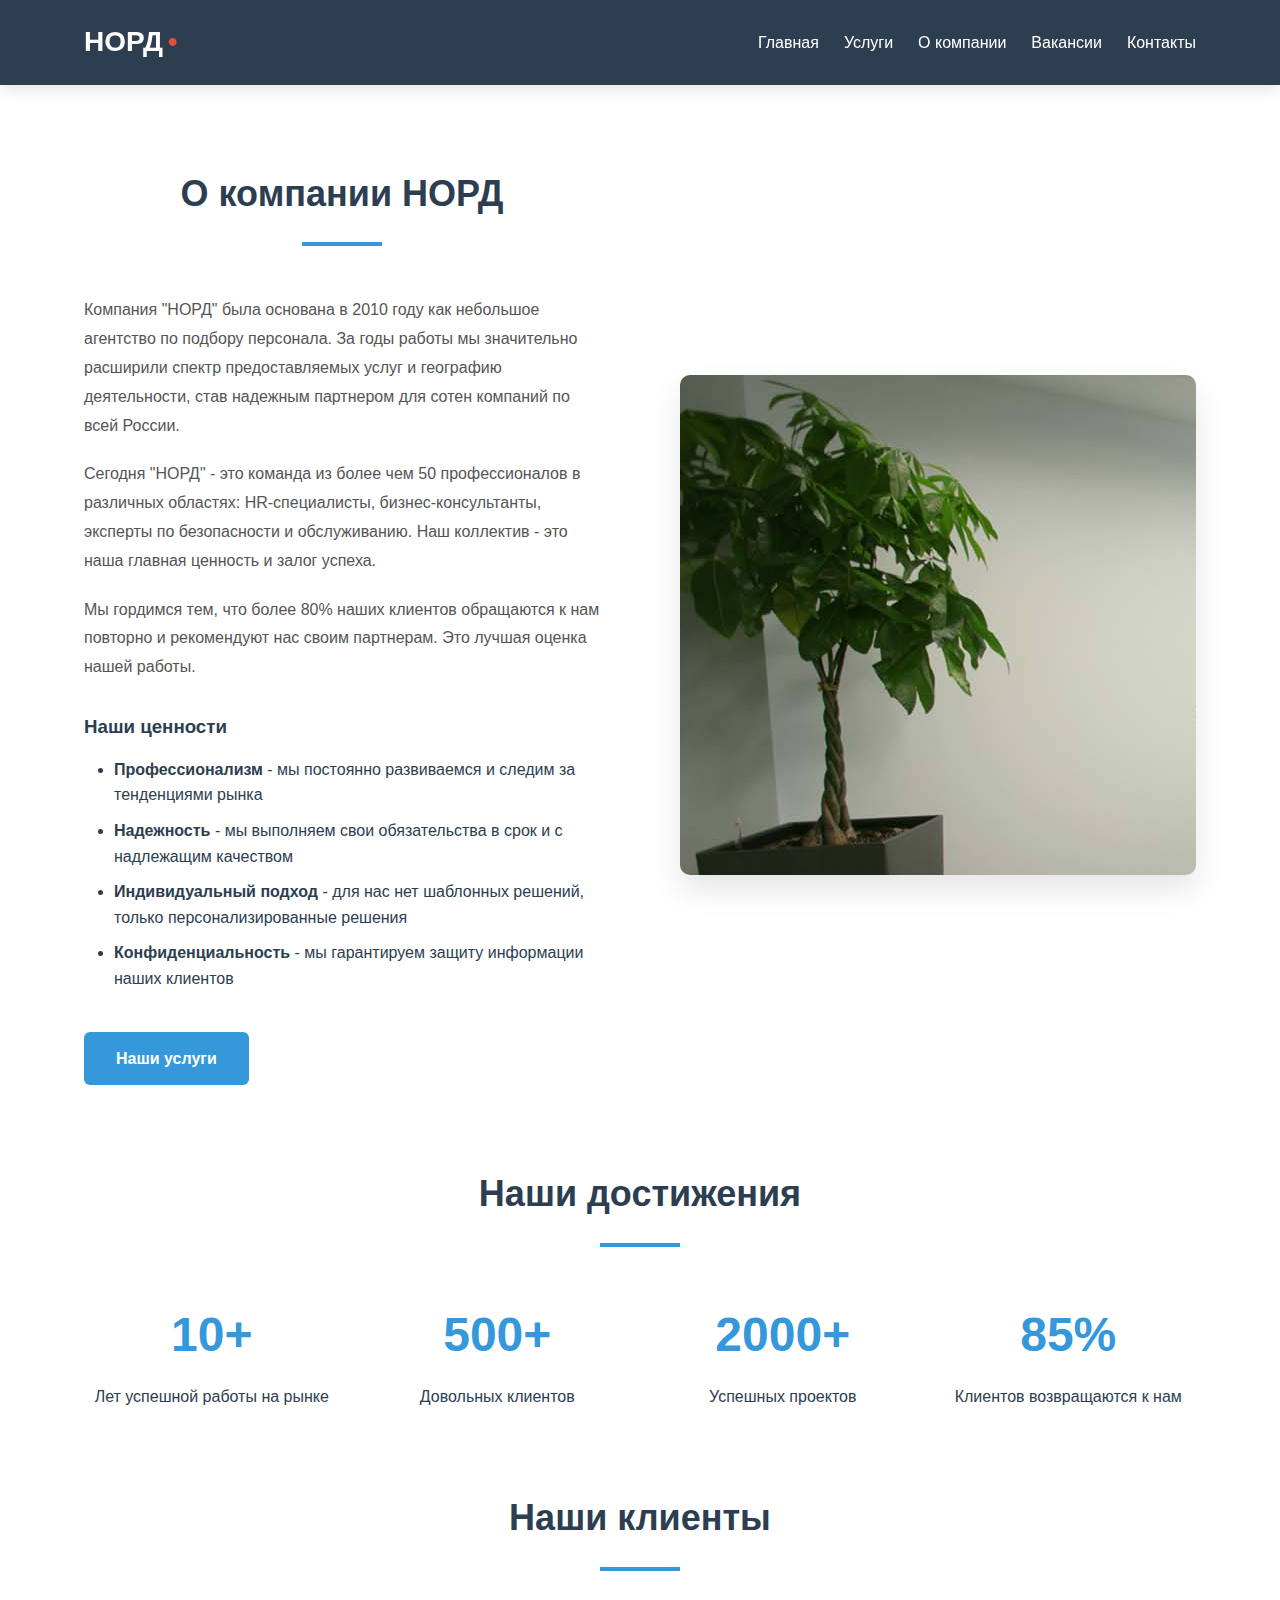
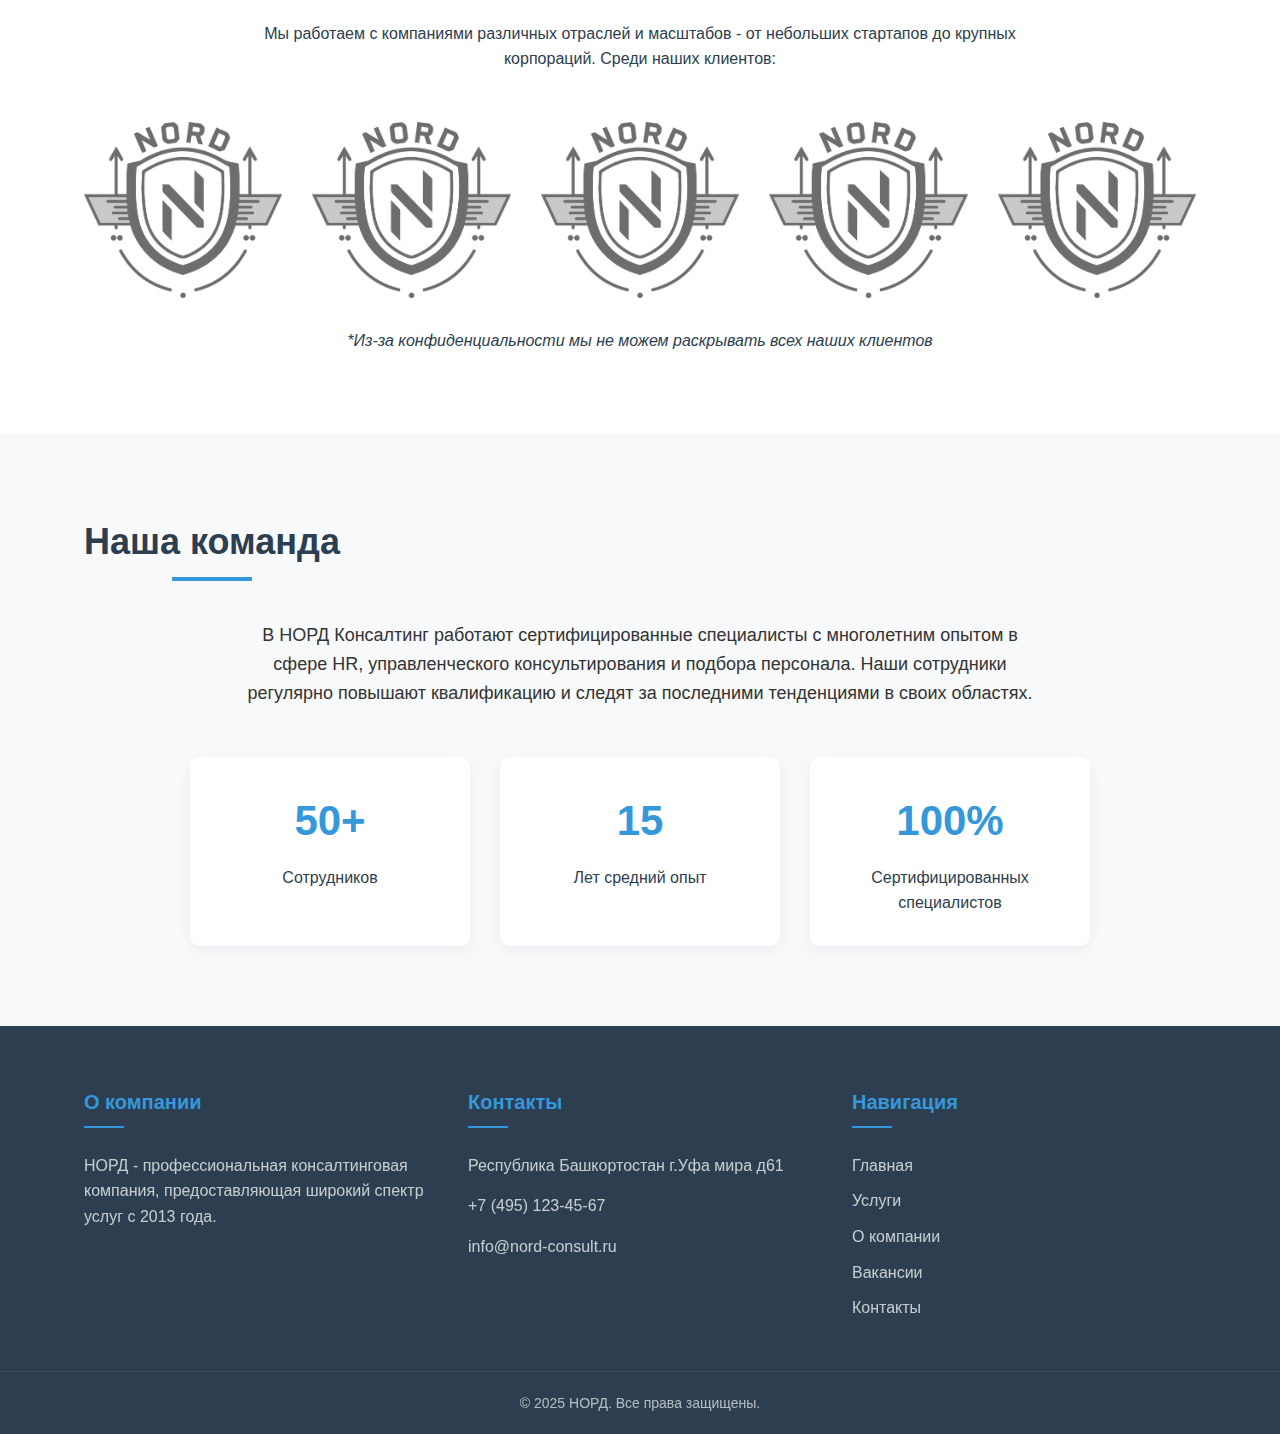
<file: about.html>
<!DOCTYPE html>
<html lang="ru">
<head>
    <meta charset="UTF-8">
    <meta name="viewport" content="width=device-width, initial-scale=1.0">
    <title>О компании | НОРД</title>
    <link rel="stylesheet" href="css/style.css">
</head>

<body>
    <header>
        <div class="container header-content">
            <div class="logo">НОРД</div>
            <nav>
                <ul>
                    <li><a href="index.html">Главная</a></li>
                    <li><a href="services.html">Услуги</a></li>
                    <li><a href="about.html">О компании</a></li>
                    <li><a href="vacancies.html">Вакансии</a></li>
                    <li><a href="contacts.html">Контакты</a></li>
                </ul>
            </nav>
        </div>
    </header>

    <section class="about-page">
        <div class="container">
            <div class="about-content">
                <div class="about-text">
                    <h2>О компании НОРД</h2>
                    <p>Компания "НОРД" была основана в 2010 году как небольшое агентство по подбору персонала. За годы работы мы значительно расширили спектр предоставляемых услуг и географию деятельности, став надежным партнером для сотен компаний по всей России.</p>
                    <p>Сегодня "НОРД" - это команда из более чем 50 профессионалов в различных областях: HR-специалисты, бизнес-консультанты, эксперты по безопасности и обслуживанию. Наш коллектив - это наша главная ценность и залог успеха.</p>
                    <p>Мы гордимся тем, что более 80% наших клиентов обращаются к нам повторно и рекомендуют нас своим партнерам. Это лучшая оценка нашей работы.</p>
                    <h3 style="margin: 30px 0 15px; color: #2c3e50;">Наши ценности</h3>
                    <ul style="margin-left: 30px; margin-bottom: 20px;">
                        <li style="margin-bottom: 10px;"><strong>Профессионализм</strong> - мы постоянно развиваемся и следим за тенденциями рынка</li>
                        <li style="margin-bottom: 10px;"><strong>Надежность</strong> - мы выполняем свои обязательства в срок и с надлежащим качеством</li>
                        <li style="margin-bottom: 10px;"><strong>Индивидуальный подход</strong> - для нас нет шаблонных решений, только персонализированные решения</li>
                        <li style="margin-bottom: 10px;"><strong>Конфиденциальность</strong> - мы гарантируем защиту информации наших клиентов</li>
                    </ul>
                    <a href="services.html" class="btn">Наши услуги</a>
                </div>
                <div class="about-image">
                    <img src="img/офис-ремонт.jpg" alt="Офис компании НОРД">
                </div>
            </div>
            
            <div style="margin-top: 80px;">
                <h2 style="text-align: center; margin-bottom: 50px;">Наши достижения</h2>
                <div style="display: grid; grid-template-columns: repeat(auto-fit, minmax(250px, 1fr)); gap: 30px; text-align: center;">
                    <div>
                        <h3 style="font-size: 48px; color: #3498db; margin-bottom: 10px;">10+</h3>
                        <p>Лет успешной работы на рынке</p>
                    </div>
                    <div>
                        <h3 style="font-size: 48px; color: #3498db; margin-bottom: 10px;">500+</h3>
                        <p>Довольных клиентов</p>
                    </div>
                    <div>
                        <h3 style="font-size: 48px; color: #3498db; margin-bottom: 10px;">2000+</h3>
                        <p>Успешных проектов</p>
                    </div>
                    <div>
                        <h3 style="font-size: 48px; color: #3498db; margin-bottom: 10px;">85%</h3>
                        <p>Клиентов возвращаются к нам</p>
                    </div>
                </div>
            </div>
            
            <div style="margin-top: 80px;">
                <h2 style="text-align: center; margin-bottom: 50px;">Наши клиенты</h2>
                <p style="text-align: center; max-width: 800px; margin: 0 auto 30px;">Мы работаем с компаниями различных отраслей и масштабов - от небольших стартапов до крупных корпораций. Среди наших клиентов:</p>
                <div style="display: grid; grid-template-columns: repeat(auto-fit, minmax(150px, 1fr)); gap: 30px; align-items: center; margin-top: 50px;">
                    <img src="img/logo.png" alt="Логотип клиента" style="width: 100%; height: auto; filter: grayscale(100%); opacity: 0.7;">
                    <img src="img/logo.png" alt="Логотип клиента" style="width: 100%; height: auto; filter: grayscale(100%); opacity: 0.7;">
                    <img src="img/logo.png" alt="Логотип клиента" style="width: 100%; height: auto; filter: grayscale(100%); opacity: 0.7;">
                    <img src="img/logo.png" alt="Логотип клиента" style="width: 100%; height: auto; filter: grayscale(100%); opacity: 0.7;">
                    <img src="img/logo.png" alt="Логотип клиента" style="width: 100%; height: auto; filter: grayscale(100%); opacity: 0.7;">
                </div>
                <p style="text-align: center; margin-top: 30px; font-style: italic;">*Из-за конфиденциальности мы не можем раскрывать всех наших клиентов</p>
            </div>
        </div>
    </section>
    <section class="our-team">
        <div class="container">
          <h1 class="section-title">Наша команда</h1>
          
          <div class="team-content">
            <div class="team-description">
              <p>В НОРД Консалтинг работают сертифицированные специалисты с многолетним опытом в сфере HR, управленческого консультирования и подбора персонала. Наши сотрудники регулярно повышают квалификацию и следят за последними тенденциями в своих областях.</p>
            </div>
            
            <div class="team-stats">
              <div class="stat-item">
                <div class="stat-number">50+</div>
                <div class="stat-label">Сотрудников</div>
              </div>
              
              <div class="stat-item">
                <div class="stat-number">15</div>
                <div class="stat-label">Лет средний опыт</div>
              </div>
              
              <div class="stat-item">
                <div class="stat-number">100%</div>
                <div class="stat-label">Сертифицированных специалистов</div>
              </div>
            </div>
          </div>
        </div>
      </section>
      
      <style>
        .our-team {
          padding: 80px 0;
          background-color: #f8f9fa;
        }
        
        .container {
          max-width: 1200px;
          margin: 0 auto;
          padding: 0 20px;
        }
        
        .section-title {
          font-size: 36px;
          color: #2c3e50;
          text-align: center;
          margin-bottom: 50px;
          font-weight: 700;
        }
        
        .team-content {
          display: flex;
          flex-direction: column;
          align-items: center;
        }
        
        .team-description {
          max-width: 800px;
          margin-bottom: 50px;
          text-align: center;
        }
        
        .team-description p {
          font-size: 18px;
          line-height: 1.6;
          color: #333;
        }
        
        .team-stats {
          display: flex;
          justify-content: space-around;
          flex-wrap: wrap;
          width: 100%;
          max-width: 900px;
          gap: 30px;
        }
        
        .stat-item {
          text-align: center;
          flex: 1;
          min-width: 150px;
          padding: 30px 20px;
          background: white;
          border-radius: 10px;
          box-shadow: 0 5px 15px rgba(0,0,0,0.05);
          transition: transform 0.3s ease;
        }
        
        .stat-item:hover {
          transform: translateY(-10px);
        }
        
        .stat-number {
          font-size: 42px;
          font-weight: 700;
          color: #3498db;
          margin-bottom: 10px;
        }
        
        .stat-label {
          font-size: 16px;
          color: #2c3e50;
        }
        
        @media (max-width: 768px) {
          .section-title {
            font-size: 28px;
            margin-bottom: 30px;
          }
          
          .team-description p {
            font-size: 16px;
          }
          
          .team-stats {
            flex-direction: column;
            align-items: center;
            gap: 20px;
          }
          
          .stat-item {
            width: 80%;
            padding: 20px;
          }
          
          .stat-number {
            font-size: 36px;
          }
        }
      </style>
    <footer>
        <div class="container footer-content">
            <div class="footer-section">
                <h3>О компании</h3>
                <p>НОРД - профессиональная консалтинговая компания, предоставляющая широкий спектр услуг с 2013 года.</p>
            </div>
            <div class="footer-section">
                <h3>Контакты</h3>
                <p>Республика Башкортостан г.Уфа мира д61</p>
                <p>+7 (495) 123-45-67</p>
                <p>info@nord-consult.ru</p>
            </div>
            <div class="footer-section">
                <h3>Навигация</h3>
                <a href="index.html">Главная</a>
                <a href="services.html">Услуги</a>
                <a href="about.html">О компании</a>
                <a href="vacancies.html">Вакансии</a>
                <a href="contacts.html">Контакты</a>
            </div>
        </div>
        <div class="copyright">
            <p>&copy; 2025 НОРД. Все права защищены.</p>
        </div>
    </footer>
</body>
</html>
</file>
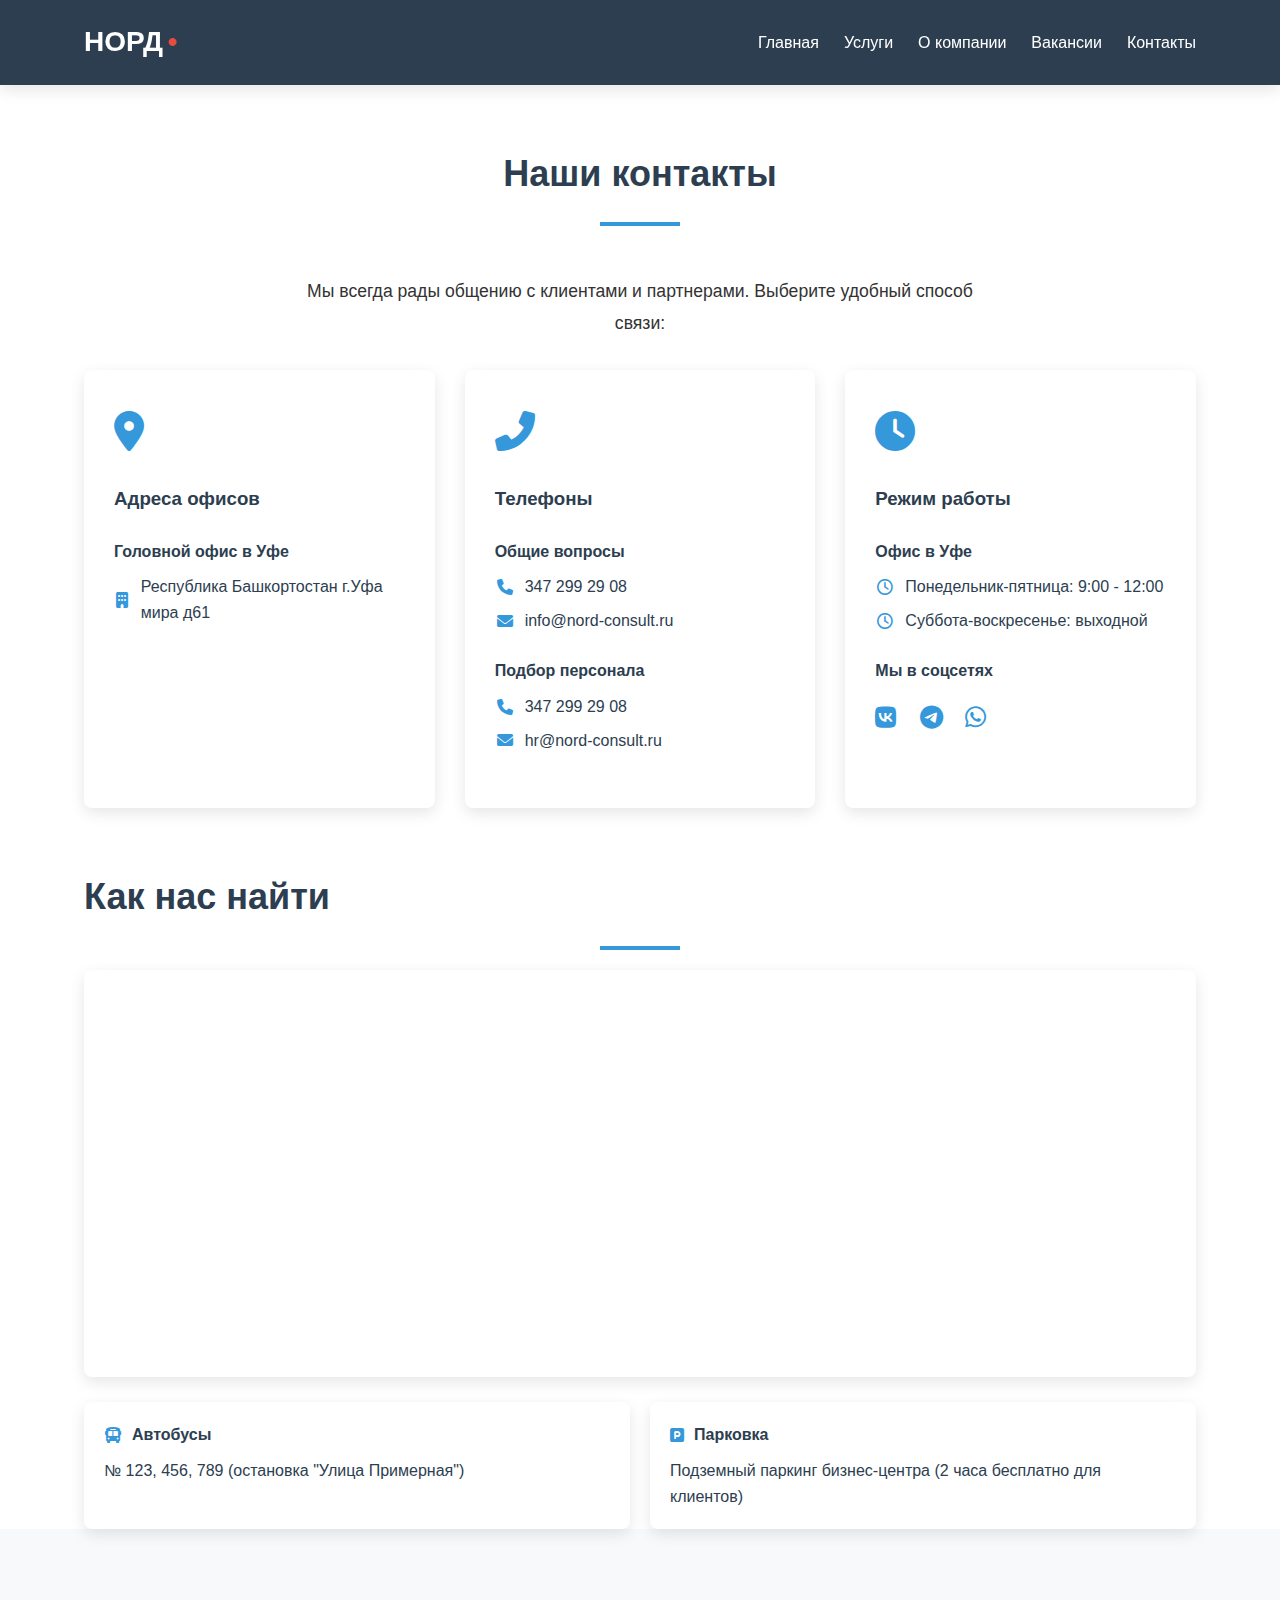
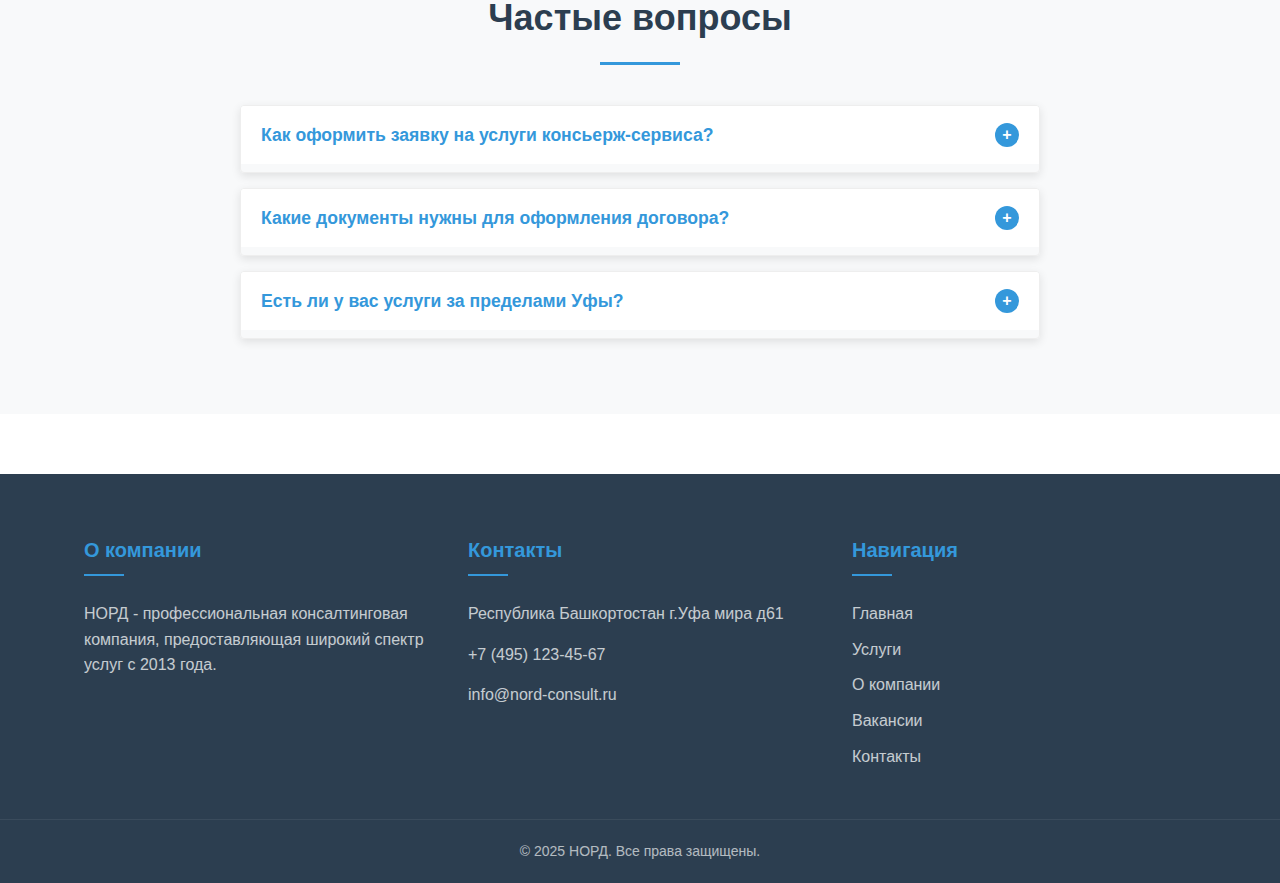
<file: contacts.html>
<!DOCTYPE html>
<html lang="ru">
<head>
    <meta charset="UTF-8">
    <meta name="viewport" content="width=device-width, initial-scale=1.0">
    <title>Контакты | НОРД</title>
    <link rel="stylesheet" href="css/style.css">
    <link rel="stylesheet" href="https://cdnjs.cloudflare.com/ajax/libs/font-awesome/6.0.0-beta3/css/all.min.css">
</head>
<body>
    <header>
        <div class="container header-content">
            <div class="logo">НОРД</div>
            <nav>
                <ul>
                    <li><a href="index.html">Главная</a></li>
                    <li><a href="services.html">Услуги</a></li>
                    <li><a href="about.html">О компании</a></li>
                    <li><a href="vacancies.html">Вакансии</a></li>
                    <li><a href="contacts.html">Контакты</a></li>
                </ul>
            </nav>
        </div>
    </header>

    <section class="contacts-page">
        <div class="container">
            <h2>Наши контакты</h2>
            <p class="section-description">Мы всегда рады общению с клиентами и партнерами. Выберите удобный способ связи:</p>
            
            <div class="contact-info">
                <div class="contact-card">
                    <div class="contact-icon">
                        <i class="fas fa-map-marker-alt"></i>
                    </div>
                    <h3>Адреса офисов</h3>
                    <div class="address-block">
                        <h4>Головной офис в Уфе</h4>
                        <p><i class="fas fa-building"></i> Республика Башкортостан г.Уфа мира д61</p>
        
                    </div>
            
                </div>
                
                <div class="contact-card">
                    <div class="contact-icon">
                        <i class="fas fa-phone-alt"></i>
                    </div>
                    <h3>Телефоны</h3>
                    <div class="phone-block">
                        <h4>Общие вопросы</h4>
                        <p><i class="fas fa-phone"></i> 347 299 29 08 </p>
                        <p><i class="fas fa-envelope"></i> info@nord-consult.ru</p>
                    </div>
                    <div class="phone-block">
                        <h4>Подбор персонала</h4>
                        <p><i class="fas fa-phone"></i> 347 299 29 08 </p>
                        <p><i class="fas fa-envelope"></i> hr@nord-consult.ru</p>
                    </div>
                </div>
                
                <div class="contact-card">
                    <div class="contact-icon">
                        <i class="fas fa-clock"></i>
                    </div>
                    <h3>Режим работы</h3>
                    <div class="schedule-block">
                        <h4>Офис в Уфе </h4>
                        <p><i class="far fa-clock"></i> Понедельник-пятница: 9:00 - 12:00</p>
                        <p><i class="far fa-clock"></i> Суббота-воскресенье: выходной</p>
                    </div>
                    
                    <div class="social-block">
                        <h4>Мы в соцсетях</h4>
                        <div class="social-links">
                            <a href="#"><i class="fab fa-vk"></i></a>
                            <a href="#"><i class="fab fa-telegram"></i></a>
                            <a href="#"><i class="fab fa-whatsapp"></i></a>
                        </div>
                    </div>
                </div>
            </div>
                
                <div class="map-container">
                    <h2>Как нас найти</h2>
                    <div class="map-wrapper">
                        <!-- Здесь будет карта -->
                        <iframe src="https://yandex.ru/map-widget/v1/?um=constructor%3A1a2b3c4d5e6f7g8h9i0j&amp;source=constructor" 
                                width="100%" height="400" frameborder="0"></iframe>
                    </div>
                    <div class="transport-info">
                        <div class="transport-block">
                            <h4><i class="fas fa-bus"></i> Автобусы</h4>
                            <p>№ 123, 456, 789 (остановка "Улица Примерная")</p>
                        </div>
                        <div class="transport-block">
                            <h4><i class="fas fa-parking"></i> Парковка</h4>
                            <p>Подземный паркинг бизнес-центра (2 часа бесплатно для клиентов)</p>
                        </div>
                    </div>
                </div>
            </div>
            <div class="faq-section">
                <div class="container">
                    <h2>Частые вопросы</h2>
                    
                    <div class="faq-container">
                        <!-- FAQ Item 1 -->
                        <div class="faq-item">
                            <input type="checkbox" id="faq1" class="faq-toggle">
                            <label for="faq1" class="faq-question">
                                <h3>Как оформить заявку на услуги консьерж-сервиса?</h3>
                                <span class="faq-icon">+</span>
                            </label>
                            <div class="faq-answer">
                                <p>Вы можете оставить заявку по телефону горячей линии +7 (347) 299-29-08, через форму на сайте или отправить письмо на concierge@nord-consult.ru. Наш менеджер свяжется с вами для уточнения деталей в течение 1 часа.</p>
                            </div>
                        </div>
                        
                        <!-- FAQ Item 2 -->
                        <div class="faq-item">
                            <input type="checkbox" id="faq2" class="faq-toggle">
                            <label for="faq2" class="faq-question">
                                <h3>Какие документы нужны для оформления договора?</h3>
                                <span class="faq-icon">+</span>
                            </label>
                            <div class="faq-answer">
                                <p>Для юридических лиц: реквизиты организации, паспортные данные ответственного лица. Для физических лиц: паспорт и документы на объект (если требуется). Полный список документов зависит от конкретной услуги.</p>
                            </div>
                        </div>
                        
                        <!-- FAQ Item 3 -->
                        <div class="faq-item">
                            <input type="checkbox" id="faq3" class="faq-toggle">
                            <label for="faq3" class="faq-question">
                                <h3>Есть ли у вас услуги за пределами Уфы?</h3>
                                <span class="faq-icon">+</span>
                            </label>
                            <div class="faq-answer">
                                <p>Нет.Мы работаем только в уфе на  улице мира д.61.Других филиалов у нас нет</p>
                            </div>
                        </div>
                    </div>
                </div>
            </div>
    </section>

    <footer>
        <div class="container footer-content">
            <div class="footer-section">
                <h3>О компании</h3>
                <p>НОРД - профессиональная консалтинговая компания, предоставляющая широкий спектр услуг с 2013 года.</p>
            </div>
            <div class="footer-section">
                <h3>Контакты</h3>
                <p>Республика Башкортостан г.Уфа мира д61</p>
                <p>+7 (495) 123-45-67</p>
                <p>info@nord-consult.ru</p>
            </div>
            <div class="footer-section">
                <h3>Навигация</h3>
                <a href="index.html">Главная</a>
                <a href="services.html">Услуги</a>
                <a href="about.html">О компании</a>
                <a href="vacancies.html">Вакансии</a>
                <a href="contacts.html">Контакты</a>
            </div>
        </div>
        <div class="copyright">
            <p>&copy; 2025 НОРД. Все права защищены.</p>
        </div>
    </footer>

    <script>
        // Скрипт для раскрывающихся вопросов
        document.querySelectorAll('.faq-question').forEach(question => {
            question.addEventListener('click', () => {
                const answer = question.nextElementSibling;
                const icon = question.querySelector('i');
                
                answer.classList.toggle('active');
                icon.classList.toggle('fa-chevron-down');
                icon.classList.toggle('fa-chevron-up');
            });
        });
        
        // Скрипт для формы
        document.getElementById('feedbackForm').addEventListener('submit', function(e) {
            e.preventDefault();
            alert('Спасибо! Ваше сообщение отправлено. Мы свяжемся с вами в ближайшее время.');
            this.reset();
        });
    </script>
</body>
</html>
</file>
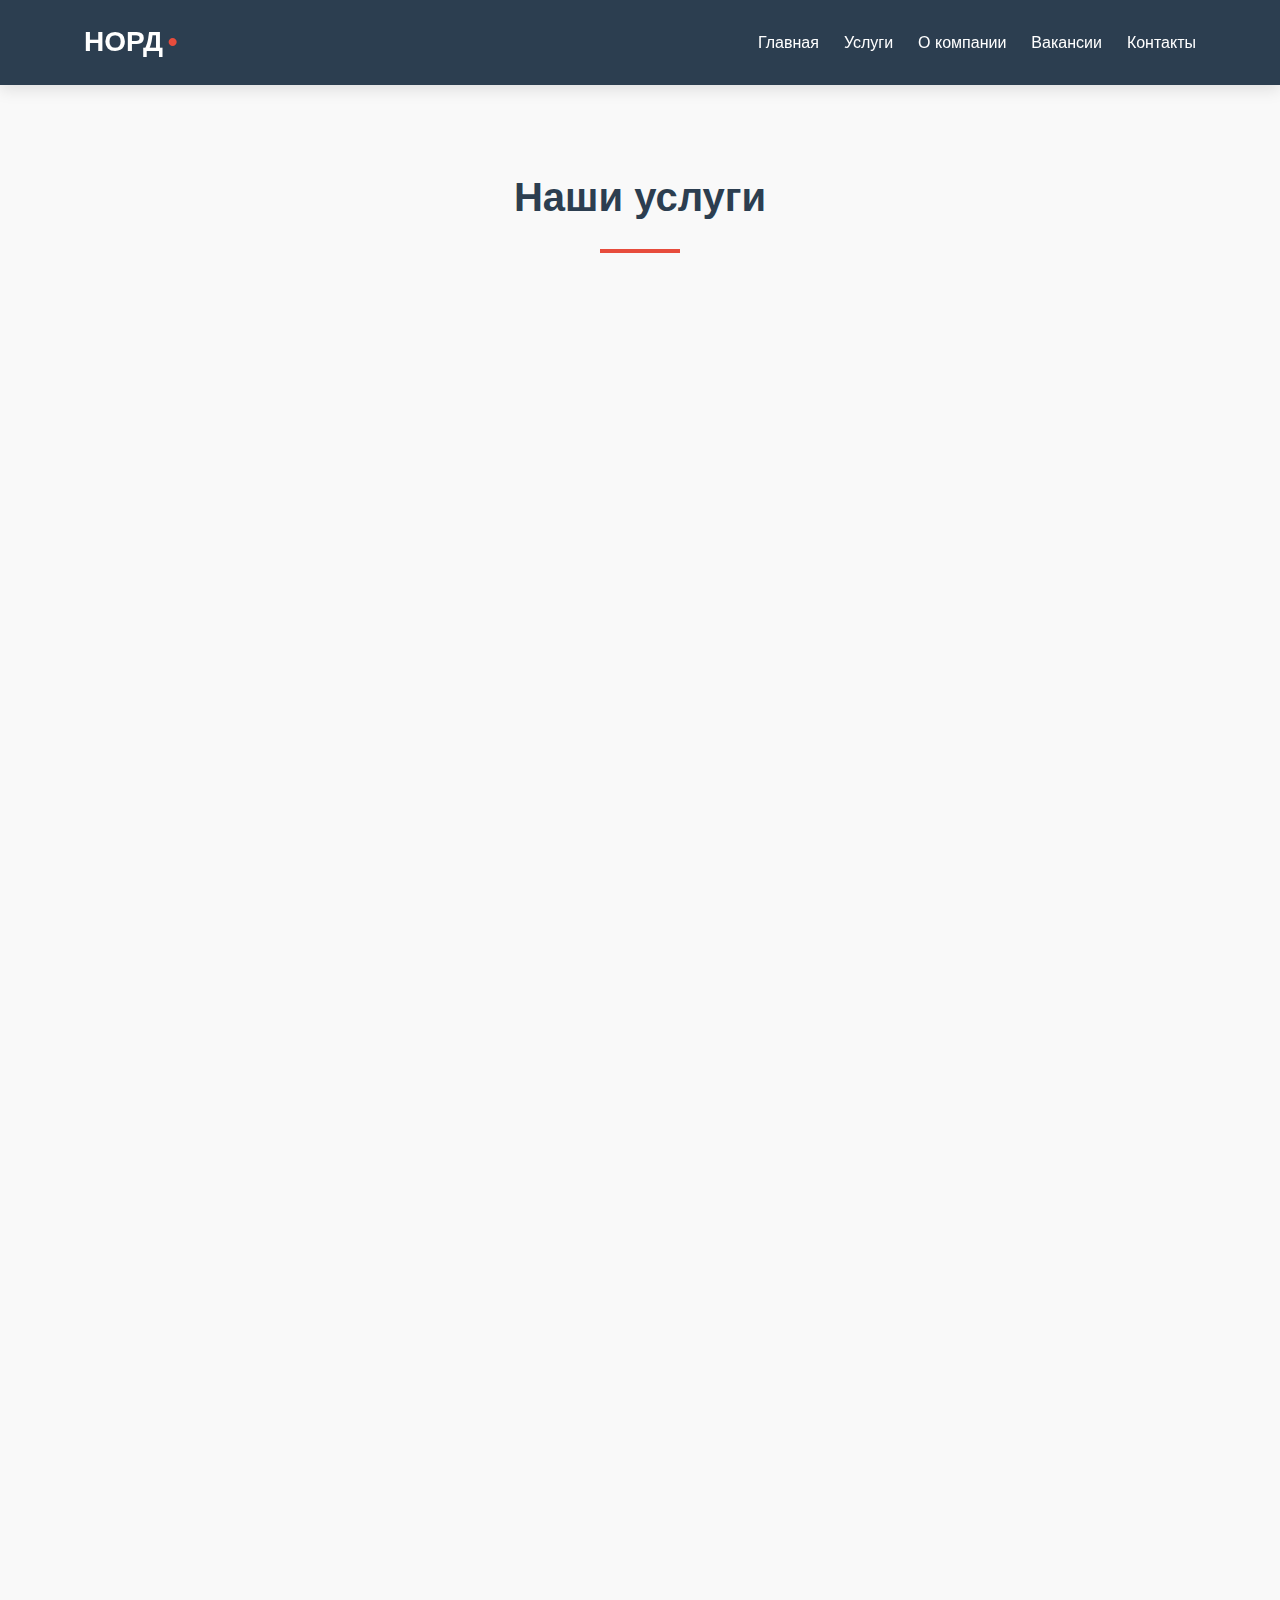
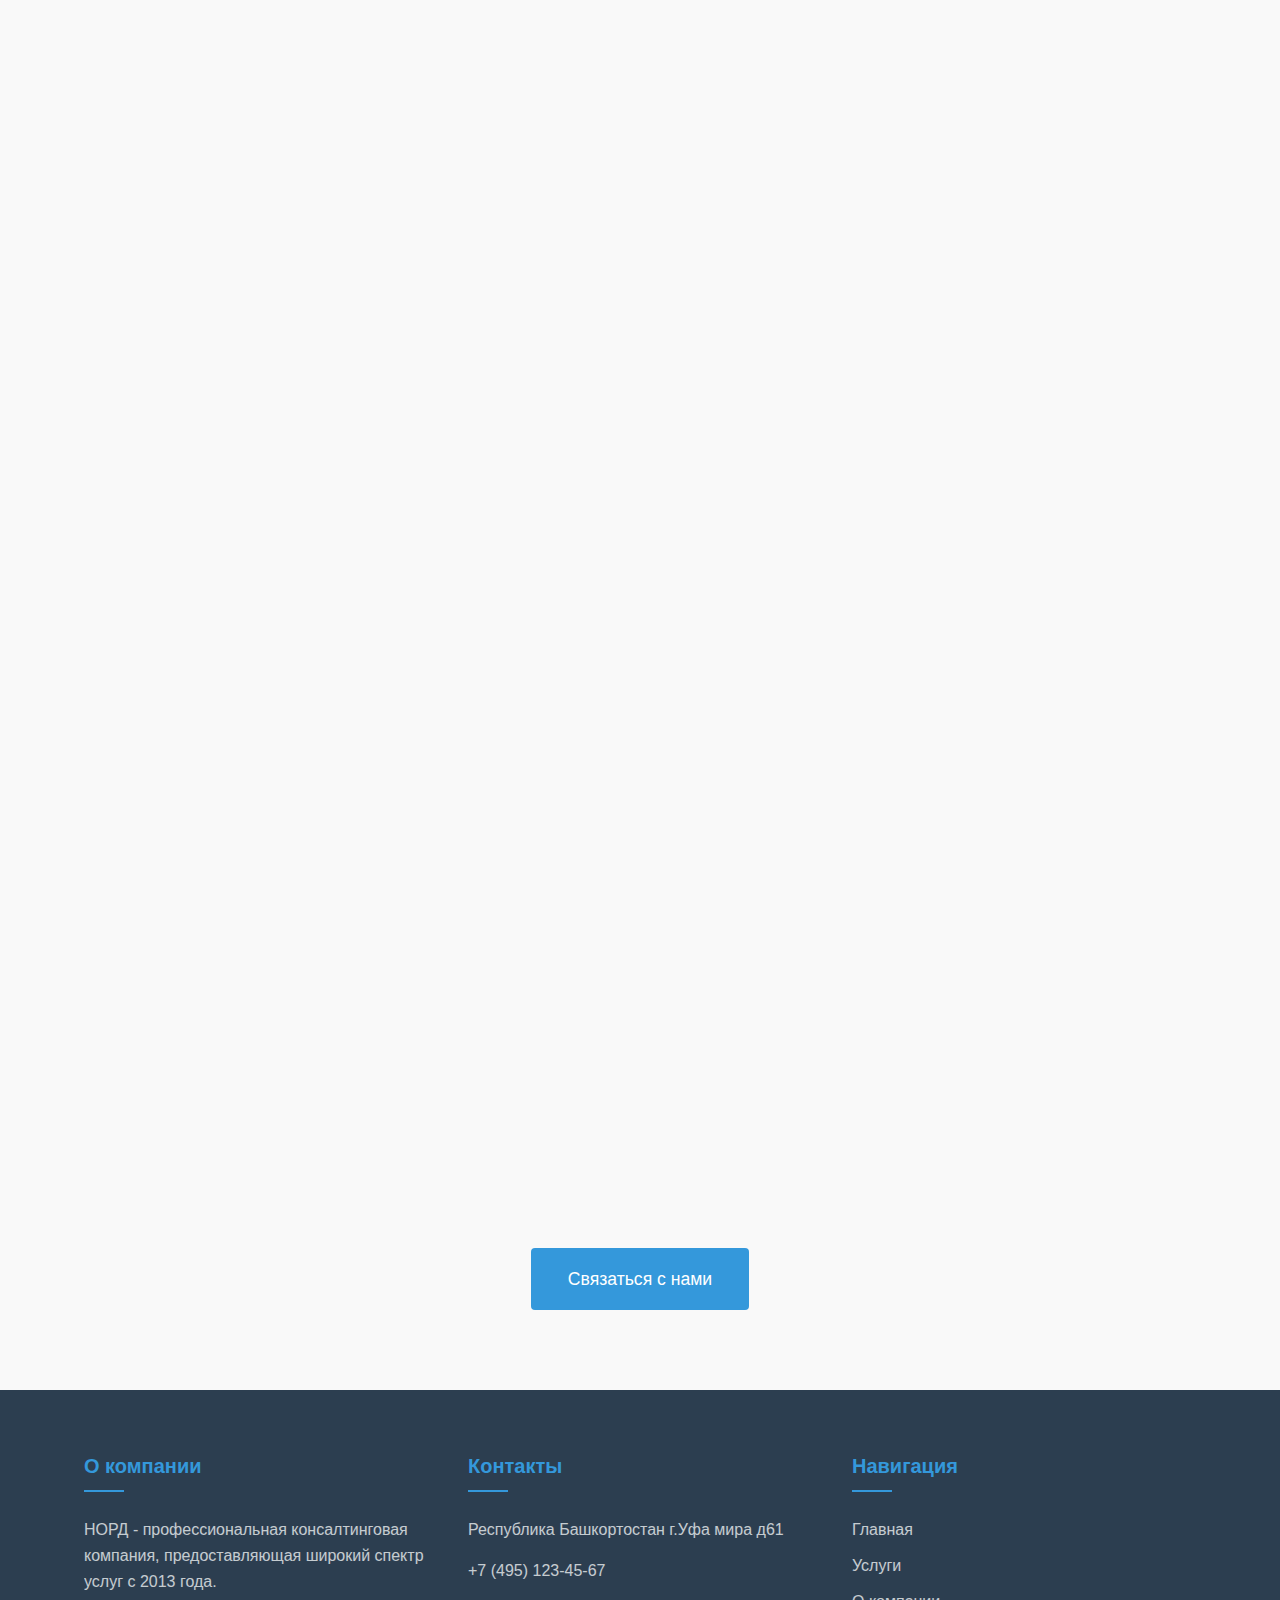
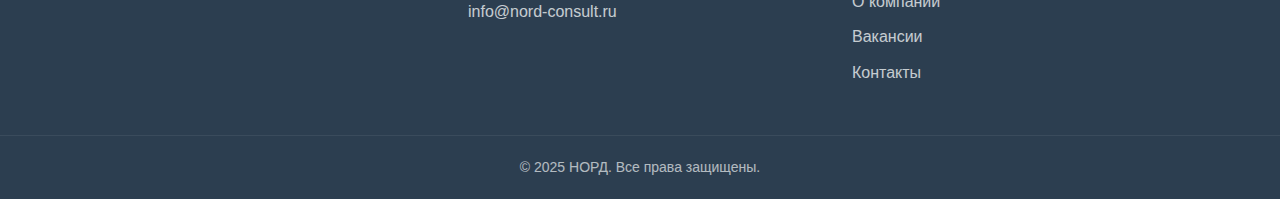
<file: services.html>
<!DOCTYPE html>
<html lang="ru">
<head>
    <meta charset="UTF-8">
    <meta name="viewport" content="width=device-width, initial-scale=1.0">
    <title>Услуги | НОРД</title>
    <link rel="stylesheet" href="css/style.css">
</head>
<body>
    <header>
        <div class="container header-content">
            <div class="logo">НОРД</div>
            <nav>
                <ul>
                    <li><a href="index.html">Главная</a></li>
                    <li><a href="services.html">Услуги</a></li>
                    <li><a href="about.html">О компании</a></li>
                    <li><a href="vacancies.html">Вакансии</a></li>
                    <li><a href="contacts.html">Контакты</a></li>
                </ul>
            </nav>
        </div>
    </header>

    <section class="service-page">
        <div class="container">
            <h2>Наши услуги</h2>
            
            <div class="service-detail" id="concierge">
                <h3>Консьерж-сервис и охрана объектов</h3>
                <p>Мы предоставляем профессиональные услуги консьержей, вахтеров, сторожей и администраторов для различных типов объектов:</p>
                <ul style="margin: 20px 0 20px 40px;">
                    <li style="margin-bottom: 10px;">Жилые комплексы и многоквартирные дома</li>
                    <li style="margin-bottom: 10px;">Бизнес-центры и офисные здания</li>
                    <li style="margin-bottom: 10px;">Торговые и развлекательные центры</li>
                    <li style="margin-bottom: 10px;">Промышленные объекты и склады</li>
                    <li style="margin-bottom: 10px;">Образовательные и медицинские учреждения</li>
                </ul>
                <p>Наши сотрудники проходят тщательный отбор и профессиональную подготовку, включая обучение стандартам сервиса, основам безопасности и конфликтологии. Мы гарантируем вежливое и профессиональное обслуживание, контроль доступа, прием и хранение корреспонденции, прием заявок от жильцов/посетителей и оперативное реагирование на нештатные ситуации.</p>
                <p>Для каждого объекта мы разрабатываем индивидуальный регламент работы, учитывающий особенности и потребности клиента.</p>
            </div>
            
            <div class="service-detail" id="staffing">
                <h3>Подбор персонала и кадровый консалтинг</h3>
                <p>Наше агентство предлагает полный спектр услуг по подбору персонала:</p>
                <ul style="margin: 20px 0 20px 40px;">
                    <li style="margin-bottom: 10px;">Массовый подбор персонала (рабочие специальности, обслуживающий персонал)</li>
                    <li style="margin-bottom: 10px;">Поиск и подбор квалифицированных специалистов (IT, финансы, маркетинг и др.)</li>
                    <li style="margin-bottom: 10px;">Рекрутинг топ-менеджеров и руководителей высшего звена</li>
                    <li style="margin-bottom: 10px;">Временный и сезонный персонал</li>
                    <li style="margin-bottom: 10px;">Аутсорсинг и аутстаффинг персонала</li>
                </ul>
                <p>Мы используем современные технологии поиска и оценки кандидатов, включая:</p>
                <ul style="margin: 20px 0 20px 40px;">
                    <li style="margin-bottom: 10px;">Глубинное интервью и профессиональное тестирование</li>
                    <li style="margin-bottom: 10px;">Проверку рекомендаций и background check</li>
                    <li style="margin-bottom: 10px;">Оценку компетенций и soft skills</li>
                    <li style="margin-bottom: 10px;">Психодиагностику для ключевых позиций</li>
                </ul>
                <p>Для клиентов мы предлагаем гибкие условия сотрудничества и гарантийный период на подобранный персонал.</p>
            </div>
            
            <div class="service-detail" id="consulting">
                <h3>Бизнес-консалтинг и управленческое консультирование</h3>
                <p>Наши эксперты предоставляют комплексные консультации по вопросам коммерческой деятельности и управления:</p>
                <ul style="margin: 20px 0 20px 40px;">
                    <li style="margin-bottom: 10px;">Оптимизация бизнес-процессов и организационной структуры</li>
                    <li style="margin-bottom: 10px;">Разработка и внедрение стандартов обслуживания</li>
                    <li style="margin-bottom: 10px;">Кадровый аудит и разработка системы мотивации персонала</li>
                    <li style="margin-bottom: 10px;">Анализ рынка и разработка коммерческих стратегий</li>
                    <li style="margin-bottom: 10px;">Управление изменениями и антикризисное управление</li>
                    <li style="margin-bottom: 10px;">Юридическое сопровождение бизнеса</li>
                </ul>
                <p>Мы предлагаем различные форматы сотрудничества:</p>
                <ul style="margin: 20px 0 20px 40px;">
                    <li style="margin-bottom: 10px;">Разовые консультации по конкретным вопросам</li>
                    <li style="margin-bottom: 10px;">Комплексные проекты с глубоким погружением в бизнес клиента</li>
                    <li style="margin-bottom: 10px;">Абонентское обслуживание (бизнес-консьерж сервис)</li>
                    <li style="margin-bottom: 10px;">Коучинг для руководителей и владельцев бизнеса</li>
                </ul>
                <p>Наши консультанты имеют успешный практический опыт управления бизнесом в различных отраслях.</p>
            </div>
            
            <div class="service-detail">
                <h3>Дополнительные услуги</h3>
                <p>Помимо основных направлений, мы предоставляем ряд дополнительных услуг:</p>
                <ul style="margin: 20px 0 20px 40px;">
                    <li style="margin-bottom: 10px;">Организация и проведение корпоративных мероприятий</li>
                    <li style="margin-bottom: 10px;">Бронирование билетов и организация деловых поездок</li>
                    <li style="margin-bottom: 10px;">Персональный ассистент для руководителей</li>
                    <li style="margin-bottom: 10px;">Подбор и аренда жилья для сотрудников</li>
                    <li style="margin-bottom: 10px;">Организация питания на предприятиях</li>
                    <li style="margin-bottom: 10px;">Переводческие услуги</li>
                </ul>
                <p>Мы всегда открыты к обсуждению нестандартных запросов и готовы разработать индивидуальное решение под ваши потребности.</p>
            </div>
            
            <div style="text-align: center; margin-top: 50px;">
                <a href="contacts.html" class="btn">Связаться с нами</a>
            </div>
        </div>
    </section>
    <footer>
        <div class="container footer-content">
            <div class="footer-section">
                <h3>О компании</h3>
                <p>НОРД - профессиональная консалтинговая компания, предоставляющая широкий спектр услуг с 2013 года.</p>
            </div>
            <div class="footer-section">
                <h3>Контакты</h3>
                <p>Республика Башкортостан г.Уфа мира д61</p>
                <p>+7 (495) 123-45-67</p>
                <p>info@nord-consult.ru</p>
            </div>
            <div class="footer-section">
                <h3>Навигация</h3>
                <a href="index.html">Главная</a>
                <a href="services.html">Услуги</a>
                <a href="about.html">О компании</a>
                <a href="vacancies.html">Вакансии</a>
                <a href="contacts.html">Контакты</a>
            </div>
        </div>
        <div class="copyright">
            <p>&copy; 2025 НОРД. Все права защищены.</p>
        </div>
    </footer>
</body>
</html>
</file>
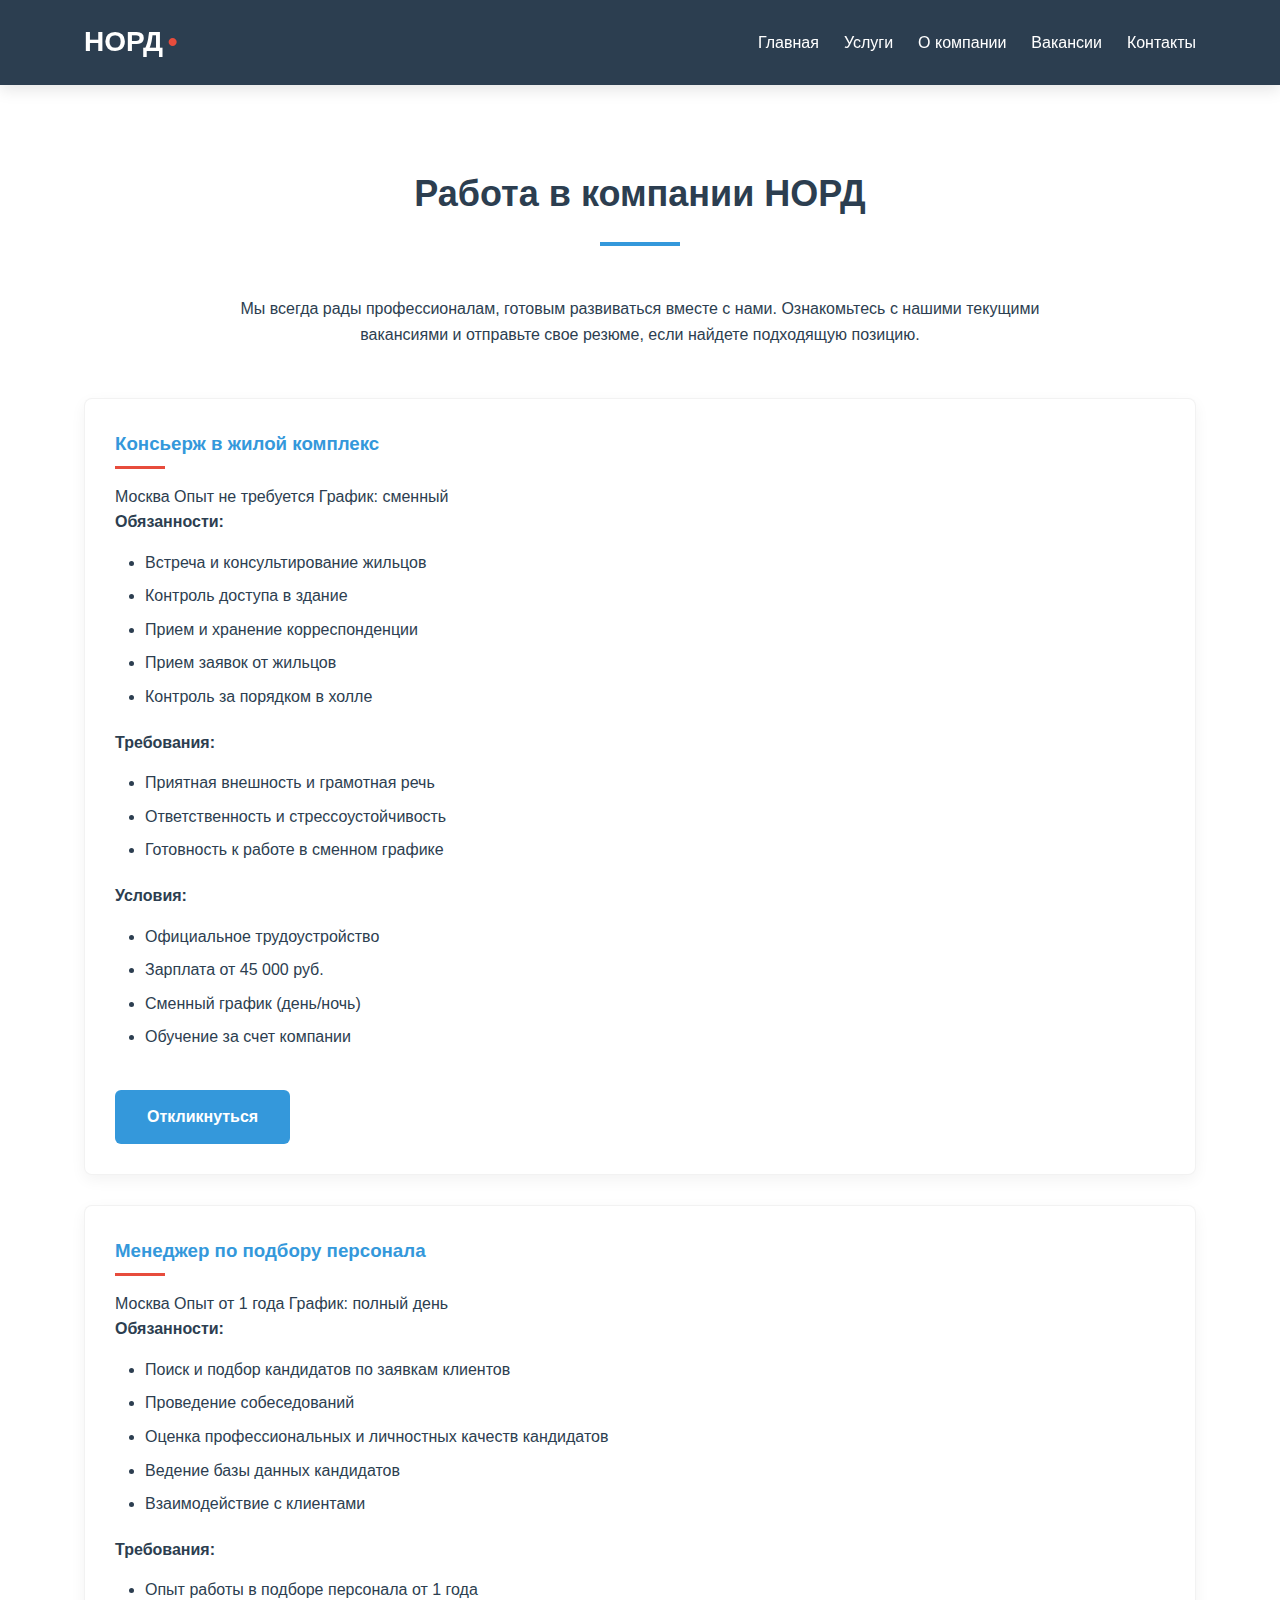
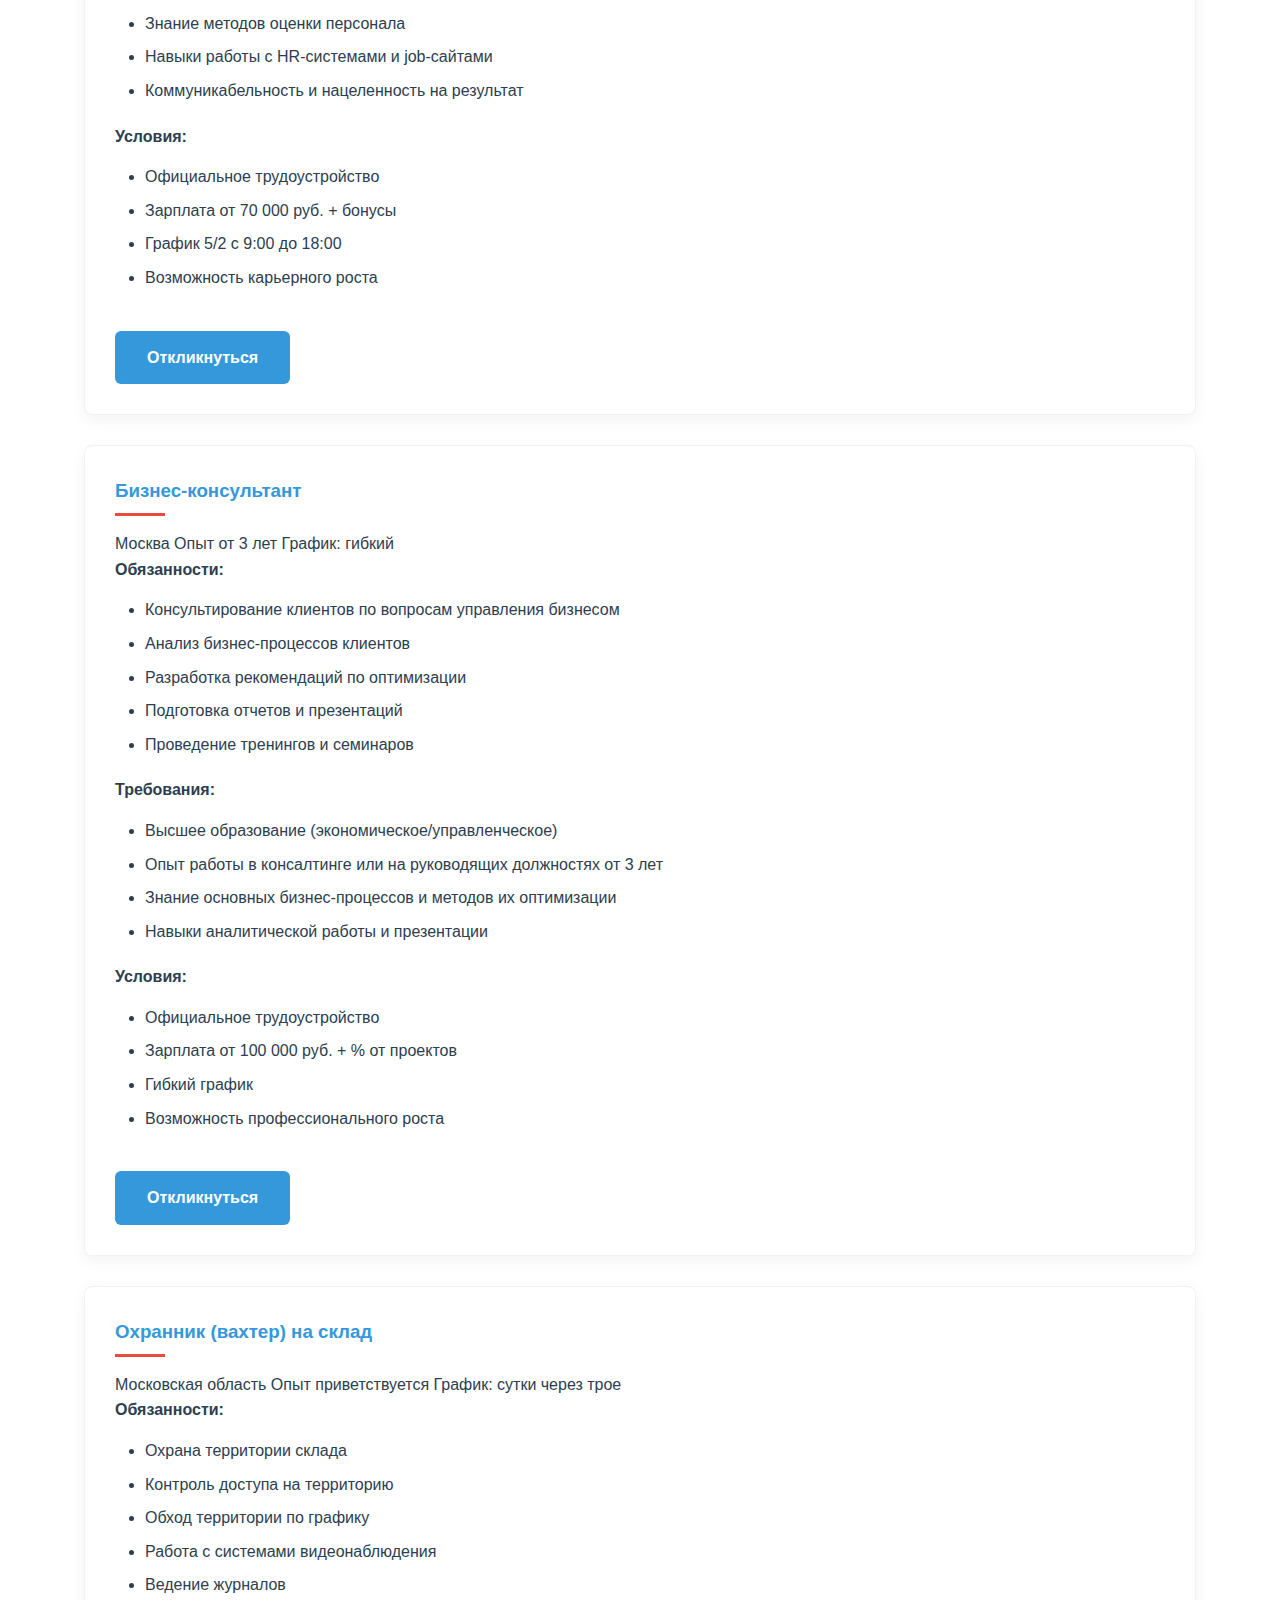
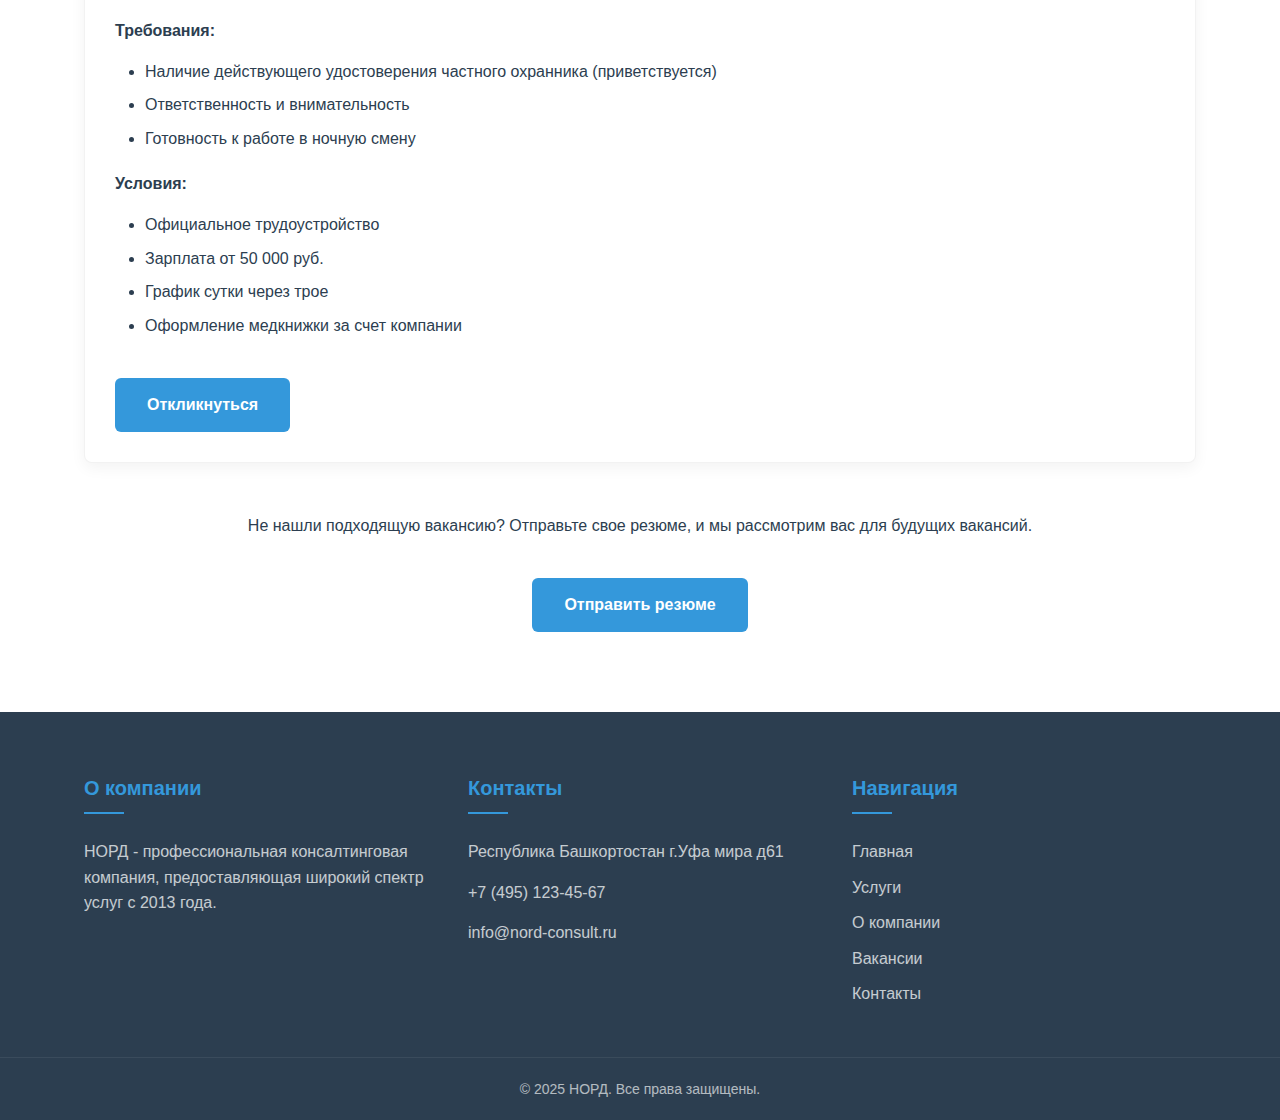
<file: vacancies.html>
<!DOCTYPE html>
<html lang="ru">
<head>
    <meta charset="UTF-8">
    <meta name="viewport" content="width=device-width, initial-scale=1.0">
    <title>Вакансии | НОРД</title>
    <link rel="stylesheet" href="css/style.css">
</head>
<body>
    <header>
        <div class="container header-content">
            <div class="logo">НОРД</div>
            <nav>
                <ul>
                    <li><a href="index.html">Главная</a></li>
                    <li><a href="services.html">Услуги</a></li>
                    <li><a href="about.html">О компании</a></li>
                    <li><a href="vacancies.html">Вакансии</a></li>
                    <li><a href="contacts.html">Контакты</a></li>
                </ul>
            </nav>
        </div>
    </header>

    <section class="vacancies-page">
        <div class="container">
            <h2>Работа в компании НОРД</h2>
            <p style="text-align: center; max-width: 800px; margin: 0 auto 50px;">Мы всегда рады профессионалам, готовым развиваться вместе с нами. Ознакомьтесь с нашими текущими вакансиями и отправьте свое резюме, если найдете подходящую позицию.</p>
            
            <div class="vacancy-list">
                <div class="vacancy-card">
                    <h3>Консьерж в жилой комплекс</h3>
                    <div class="vacancy-meta">
                        <span>Москва</span>
                        <span>Опыт не требуется</span>
                        <span>График: сменный</span>
                    </div>
                    <h4 style="margin-bottom: 15px; color: #2c3e50;">Обязанности:</h4>
                    <ul style="margin-left: 30px; margin-bottom: 20px;">
                        <li style="margin-bottom: 8px;">Встреча и консультирование жильцов</li>
                        <li style="margin-bottom: 8px;">Контроль доступа в здание</li>
                        <li style="margin-bottom: 8px;">Прием и хранение корреспонденции</li>
                        <li style="margin-bottom: 8px;">Прием заявок от жильцов</li>
                        <li style="margin-bottom: 8px;">Контроль за порядком в холле</li>
                    </ul>
                    <h4 style="margin-bottom: 15px; color: #2c3e50;">Требования:</h4>
                    <ul style="margin-left: 30px; margin-bottom: 20px;">
                        <li style="margin-bottom: 8px;">Приятная внешность и грамотная речь</li>
                        <li style="margin-bottom: 8px;">Ответственность и стрессоустойчивость</li>
                        <li style="margin-bottom: 8px;">Готовность к работе в сменном графике</li>
                    </ul>
                    <h4 style="margin-bottom: 15px; color: #2c3e50;">Условия:</h4>
                    <ul style="margin-left: 30px; margin-bottom: 20px;">
                        <li style="margin-bottom: 8px;">Официальное трудоустройство</li>
                        <li style="margin-bottom: 8px;">Зарплата от 45 000 руб.</li>
                        <li style="margin-bottom: 8px;">Сменный график (день/ночь)</li>
                        <li style="margin-bottom: 8px;">Обучение за счет компании</li>
                    </ul>
                    <a href="contacts.html" class="btn">Откликнуться</a>
                </div>
                
                <div class="vacancy-card">
                    <h3>Менеджер по подбору персонала</h3>
                    <div class="vacancy-meta">
                        <span>Москва</span>
                        <span>Опыт от 1 года</span>
                        <span>График: полный день</span>
                    </div>
                    <h4 style="margin-bottom: 15px; color: #2c3e50;">Обязанности:</h4>
                    <ul style="margin-left: 30px; margin-bottom: 20px;">
                        <li style="margin-bottom: 8px;">Поиск и подбор кандидатов по заявкам клиентов</li>
                        <li style="margin-bottom: 8px;">Проведение собеседований</li>
                        <li style="margin-bottom: 8px;">Оценка профессиональных и личностных качеств кандидатов</li>
                        <li style="margin-bottom: 8px;">Ведение базы данных кандидатов</li>
                        <li style="margin-bottom: 8px;">Взаимодействие с клиентами</li>
                    </ul>
                    <h4 style="margin-bottom: 15px; color: #2c3e50;">Требования:</h4>
                    <ul style="margin-left: 30px; margin-bottom: 20px;">
                        <li style="margin-bottom: 8px;">Опыт работы в подборе персонала от 1 года</li>
                        <li style="margin-bottom: 8px;">Знание методов оценки персонала</li>
                        <li style="margin-bottom: 8px;">Навыки работы с HR-системами и job-сайтами</li>
                        <li style="margin-bottom: 8px;">Коммуникабельность и нацеленность на результат</li>
                    </ul>
                    <h4 style="margin-bottom: 15px; color: #2c3e50;">Условия:</h4>
                    <ul style="margin-left: 30px; margin-bottom: 20px;">
                        <li style="margin-bottom: 8px;">Официальное трудоустройство</li>
                        <li style="margin-bottom: 8px;">Зарплата от 70 000 руб. + бонусы</li>
                        <li style="margin-bottom: 8px;">График 5/2 с 9:00 до 18:00</li>
                        <li style="margin-bottom: 8px;">Возможность карьерного роста</li>
                    </ul>
                    <a href="contacts.html" class="btn">Откликнуться</a>
                </div>
                
                <div class="vacancy-card">
                    <h3>Бизнес-консультант</h3>
                    <div class="vacancy-meta">
                        <span>Москва</span>
                        <span>Опыт от 3 лет</span>
                        <span>График: гибкий</span>
                    </div>
                    <h4 style="margin-bottom: 15px; color: #2c3e50;">Обязанности:</h4>
                    <ul style="margin-left: 30px; margin-bottom: 20px;">
                        <li style="margin-bottom: 8px;">Консультирование клиентов по вопросам управления бизнесом</li>
                        <li style="margin-bottom: 8px;">Анализ бизнес-процессов клиентов</li>
                        <li style="margin-bottom: 8px;">Разработка рекомендаций по оптимизации</li>
                        <li style="margin-bottom: 8px;">Подготовка отчетов и презентаций</li>
                        <li style="margin-bottom: 8px;">Проведение тренингов и семинаров</li>
                    </ul>
                    <h4 style="margin-bottom: 15px; color: #2c3e50;">Требования:</h4>
                    <ul style="margin-left: 30px; margin-bottom: 20px;">
                        <li style="margin-bottom: 8px;">Высшее образование (экономическое/управленческое)</li>
                        <li style="margin-bottom: 8px;">Опыт работы в консалтинге или на руководящих должностях от 3 лет</li>
                        <li style="margin-bottom: 8px;">Знание основных бизнес-процессов и методов их оптимизации</li>
                        <li style="margin-bottom: 8px;">Навыки аналитической работы и презентации</li>
                    </ul>
                    <h4 style="margin-bottom: 15px; color: #2c3e50;">Условия:</h4>
                    <ul style="margin-left: 30px; margin-bottom: 20px;">
                        <li style="margin-bottom: 8px;">Официальное трудоустройство</li>
                        <li style="margin-bottom: 8px;">Зарплата от 100 000 руб. + % от проектов</li>
                        <li style="margin-bottom: 8px;">Гибкий график</li>
                        <li style="margin-bottom: 8px;">Возможность профессионального роста</li>
                    </ul>
                    <a href="contacts.html" class="btn">Откликнуться</a>
                </div>
                
                <div class="vacancy-card">
                    <h3>Охранник (вахтер) на склад</h3>
                    <div class="vacancy-meta">
                        <span>Московская область</span>
                        <span>Опыт приветствуется</span>
                        <span>График: сутки через трое</span>
                    </div>
                    <h4 style="margin-bottom: 15px; color: #2c3e50;">Обязанности:</h4>
                    <ul style="margin-left: 30px; margin-bottom: 20px;">
                        <li style="margin-bottom: 8px;">Охрана территории склада</li>
                        <li style="margin-bottom: 8px;">Контроль доступа на территорию</li>
                        <li style="margin-bottom: 8px;">Обход территории по графику</li>
                        <li style="margin-bottom: 8px;">Работа с системами видеонаблюдения</li>
                        <li style="margin-bottom: 8px;">Ведение журналов</li>
                    </ul>
                    <h4 style="margin-bottom: 15px; color: #2c3e50;">Требования:</h4>
                    <ul style="margin-left: 30px; margin-bottom: 20px;">
                        <li style="margin-bottom: 8px;">Наличие действующего удостоверения частного охранника (приветствуется)</li>
                        <li style="margin-bottom: 8px;">Ответственность и внимательность</li>
                        <li style="margin-bottom: 8px;">Готовность к работе в ночную смену</li>
                    </ul>
                    <h4 style="margin-bottom: 15px; color: #2c3e50;">Условия:</h4>
                    <ul style="margin-left: 30px; margin-bottom: 20px;">
                        <li style="margin-bottom: 8px;">Официальное трудоустройство</li>
                        <li style="margin-bottom: 8px;">Зарплата от 50 000 руб.</li>
                        <li style="margin-bottom: 8px;">График сутки через трое</li>
                        <li style="margin-bottom: 8px;">Оформление медкнижки за счет компании</li>
                    </ul>
                    <a href="contacts.html" class="btn">Откликнуться</a>
                </div>
            </div>
            
            <div style="text-align: center; margin-top: 50px;">
                <p style="margin-bottom: 20px;">Не нашли подходящую вакансию? Отправьте свое резюме, и мы рассмотрим вас для будущих вакансий.</p>
                <a href="contacts.html" class="btn">Отправить резюме</a>
            </div>
        </div>
    </section>

    <footer>
        <div class="container footer-content">
            <div class="footer-section">
                <h3>О компании</h3>
                <p>НОРД - профессиональная консалтинговая компания, предоставляющая широкий спектр услуг с 2013 года.</p>
            </div>
            <div class="footer-section">
                <h3>Контакты</h3>
                <p>Республика Башкортостан г.Уфа мира д61</p>
                <p>+7 (495) 123-45-67</p>
                <p>info@nord-consult.ru</p>
            </div>
            <div class="footer-section">
                <h3>Навигация</h3>
                <a href="index.html">Главная</a>
                <a href="services.html">Услуги</a>
                <a href="about.html">О компании</a>
                <a href="vacancies.html">Вакансии</a>
                <a href="contacts.html">Контакты</a>
            </div>
        </div>
        <div class="copyright">
            <p>&copy; 2025 НОРД. Все права защищены.</p>
        </div>
    </footer>
</body>
</html>
</file>
<file: css/style.css>
/* Основные настройки */
:root {
    --primary: #2c3e50;
    --secondary: #3498db;
    --accent: #e74c3c;
    --light: #ecf0f1;
    --dark: #1a252f;
    --text: #333;
    --gray: #95a5a6;
  }
  
  * {
    margin: 0;
    padding: 0;
    box-sizing: border-box;
  }
  
  body {
    font-family: 'Roboto', sans-serif;
    line-height: 1.6;
    color: var(--text);
    background-color: #f9f9f9;
  }
  
  .container {
    width: 90%;
    max-width: 1200px;
    margin: 0 auto;
    padding: 0 15px;
  }
  
  /* Шапка */
  header {
    background-color: white;
    box-shadow: 0 2px 10px rgba(0,0,0,0.1);
    position: sticky;
    top: 0;
    z-index: 100;
  }
  
  .header-content {
    display: flex;
    justify-content: space-between;
    align-items: center;
    padding: 20px 0;
  }
  
  .logo {
    font-size: 28px;
    font-weight: 700;
    color: var(--primary);
    position: relative;
  }
  
  .logo::after {
    content: "•";
    color: var(--accent);
    margin-left: 5px;
  }
  
  nav ul {
    display: flex;
    list-style: none;
  }
  
  nav ul li {
    margin-left: 30px;
    position: relative;
  }
  
  nav ul li a {
    text-decoration: none;
    color: var(--dark);
    font-weight: 500;
    transition: color 0.3s;
    padding: 5px 0;
  }
  
  nav ul li a:hover {
    color: var(--accent);
  }
  
  nav ul li a::before {
    content: "";
    position: absolute;
    width: 0;
    height: 2px;
    bottom: 0;
    left: 0;
    background-color: var(--accent);
    transition: width 0.3s;
  }
  
  nav ul li a:hover::before {
    width: 100%;
  }
  
  /* Кнопки */
  .btn {
    display: inline-block;
    padding: 12px 30px;
    background-color: var(--secondary);
    color: white;
    text-decoration: none;
    border-radius: 4px;
    font-weight: 500;
    transition: all 0.3s;
    border: 2px solid transparent;
    text-align: center;
  }
  
  .btn:hover {
    background-color: transparent;
    color: var(--secondary);
    border-color: var(--secondary);
    transform: translateY(-3px);
    box-shadow: 0 5px 15px rgba(255, 255, 255, 0.3);
  }
  
  /* Герой секция */
  .hero {
    background: linear-gradient(135deg, var(--primary), var(--dark));
    color: white;
    padding: 120px 0;
    text-align: center;
    position: relative;
    overflow: hidden;
  }
  
  .hero::before {
    content: "";
    position: absolute;
    top: 0;
    left: 0;
    width: 100%;
    height: 100%;
    background: url('https://images.unsplash.com/photo-1522071820081-009f0129c71c?ixlib=rb-1.2.1&auto=format&fit=crop&w=1350&q=80') no-repeat center/cover;
    opacity: 0.2;
    z-index: 0;
  }
  
  .hero .container {
    position: relative;
    z-index: 1;
  }
  
  .hero h1 {
    font-size: 3rem;
    margin-bottom: 20px;
    text-shadow: 1px 1px 3px rgba(0,0,0,0.3);
  }
  
  .hero p {
    font-size: 1.2rem;
    max-width: 700px;
    margin: 0 auto 30px;
  }
  
  /* Карточки */
  .service-card, .vacancy-card {
    background: white;
    border-radius: 8px;
    padding: 30px;
    box-shadow: 0 5px 15px rgba(0,0,0,0.05);
    transition: transform 0.3s, box-shadow 0.3s;
    margin-bottom: 30px;
    border: 1px solid rgba(0,0,0,0.05);
  }
  
  .service-card:hover, .vacancy-card:hover {
    transform: translateY(-10px);
    box-shadow: 0 15px 30px rgba(0,0,0,0.1);
  }
  
  .service-card h3, .vacancy-card h3 {
    color: var(--primary);
    margin-bottom: 15px;
    position: relative;
    padding-bottom: 10px;
  }
  
  .service-card h3::after, .vacancy-card h3::after {
    content: "";
    position: absolute;
    bottom: 0;
    left: 0;
    width: 50px;
    height: 3px;
    background: var(--accent);
  }
  
  /* Секции */
  .section-title {
    text-align: center;
    margin-bottom: 60px;
    position: relative;
  }
  
  .section-title h2 {
    font-size: 2.5rem;
    color: var(--primary);
    display: inline-block;
  }
  
  .section-title::after {
    content: "";
    display: block;
    width: 80px;
    height: 4px;
    background: var(--accent);
    margin: 20px auto 0;
  }
  
  /* Подвал */
  footer {
    background: var(--dark);
    color: white;
    padding: 60px 0 0;
  }
  
  .footer-content {
    display: grid;
    grid-template-columns: repeat(auto-fit, minmax(250px, 1fr));
    gap: 40px;
  }
  
  .footer-section h3 {
    font-size: 1.3rem;
    margin-bottom: 20px;
    position: relative;
    padding-bottom: 10px;
  }
  
  .footer-section h3::after {
    content: "";
    position: absolute;
    bottom: 0;
    left: 0;
    width: 40px;
    height: 2px;
    background: var(--accent);
  }
  
  .footer-section p, .footer-section a {
    color: var(--light);
    margin-bottom: 10px;
    display: block;
  }
  
  .footer-section a {
    text-decoration: none;
    transition: color 0.3s;
  }
  
  .footer-section a:hover {
    color: var(--accent);
  }
  
  .copyright {
    text-align: center;
    padding: 20px 0;
    margin-top: 40px;
    border-top: 1px solid rgba(255,255,255,0.1);
    color: var(--gray);
  }
  
  /* Контакты */
body {
    background-color: #f8f9fa;
    color: #333;
    line-height: 1.6;
}

.container {
    max-width: 1200px;
    margin: 0 auto;
    padding: 0 20px;
}

/* Шапка */
header {
    background-color: #2c3e50;
    color: white;
    padding: 20px 0;
    box-shadow: 0 2px 5px rgba(0,0,0,0.1);
}

.header-content {
    display: flex;
    justify-content: space-between;
    align-items: center;
}

.logo {
    font-size: 28px;
    font-weight: bold;
    color: #ecf0f1;
}

nav ul {
    display: flex;
    list-style: none;
}

nav ul li {
    margin-left: 20px;
}

nav ul li a {
    color: white;
    text-decoration: none;
    font-weight: 500;
    transition: color 0.3s;
}

nav ul li a:hover {
    color: #3498db;
}

/* Контент страницы */
.contacts-page {
    padding: 60px 0;
}

h2 {
    font-size: 32px;
    margin-bottom: 20px;
    color: #2c3e50;
    text-align: center;
}

.section-description {
    text-align: center;
    margin-bottom: 40px;
    color: #7f8c8d;
    font-size: 18px;
    max-width: 800px;
    margin-left: auto;
    margin-right: auto;
}

/* Карточки контактов */
.contact-info {
    display: grid;
    grid-template-columns: repeat(auto-fit, minmax(300px, 1fr));
    gap: 30px;
    margin-bottom: 60px;
}

.contact-card {
    background-color: white;
    border-radius: 8px;
    padding: 30px;
    box-shadow: 0 5px 15px rgba(0,0,0,0.1);
    transition: transform 0.3s;
}

.contact-card:hover {
    transform: translateY(-5px);
}

.contact-icon {
    font-size: 40px;
    color: #3498db;
    margin-bottom: 20px;
}

.contact-card h3 {
    margin-bottom: 25px;
    color: #2c3e50;
}

.address-block, .phone-block, .schedule-block {
    margin-bottom: 25px;
}

.address-block h4, .phone-block h4, .schedule-block h4 {
    margin-bottom: 10px;
    color: #2c3e50;
}

.contact-card p {
    margin-bottom: 8px;
    display: flex;
    align-items: center;
}

.contact-card i {
    margin-right: 10px;
    color: #3498db;
    width: 20px;
    text-align: center;
}

/* Социальные сети */
.social-links {
    display: flex;
    gap: 15px;
    margin-top: 15px;
}

.social-links a {
    color: #3498db;
    font-size: 24px;
    transition: color 0.3s;
}

.social-links a:hover {
    color: #2980b9;
}

/* Форма обратной связи и карта */
.contact-form-container {
    display: grid;
    grid-template-columns: 1fr 1fr;
    gap: 40px;
    margin-bottom: 60px;
}

@media (max-width: 768px) {
    .contact-form-container {
        grid-template-columns: 1fr;
    }
}

.contact-form {
    background-color: white;
    border-radius: 8px;
    padding: 30px;
    box-shadow: 0 5px 15px rgba(0,0,0,0.1);
}

.contact-form h2 {
    text-align: left;
    margin-bottom: 15px;
}

.contact-form p {
    margin-bottom: 25px;
    color: #7f8c8d;
}

.form-group {
    margin-bottom: 20px;
}

.form-row {
    display: grid;
    grid-template-columns: 1fr 1fr;
    gap: 20px;
}

label {
    display: block;
    margin-bottom: 8px;
    font-weight: 500;
    color: #2c3e50;
}

input, select, textarea {
    width: 100%;
    padding: 12px 15px;
    border: 1px solid #ddd;
    border-radius: 4px;
    font-size: 16px;
    transition: border-color 0.3s;
}

input:focus, select:focus, textarea:focus {
    border-color: #3498db;
    outline: none;
}

textarea {
    min-height: 120px;
    resize: vertical;
}

.btn-submit {
    background-color: #3498db;
    color: white;
    border: none;
    padding: 12px 25px;
    border-radius: 4px;
    font-size: 16px;
    font-weight: 500;
    cursor: pointer;
    transition: background-color 0.3s;
    display: inline-flex;
    align-items: center;
}

.btn-submit i {
    margin-right: 10px;
}

.btn-submit:hover {
    background-color: #2980b9;
}

.form-footer {
    display: flex;
    align-items: center;
    justify-content: space-between;
    flex-wrap: wrap;
    gap: 15px;
}

.privacy-notice {
    font-size: 14px;
    color: #7f8c8d;
}

.privacy-notice a {
    color: #3498db;
    text-decoration: none;
}

.privacy-notice a:hover {
    text-decoration: underline;
}

/* Карта */
.map-container h2 {
    text-align: left;
    margin-bottom: 20px;
}

.map-wrapper {
    border-radius: 8px;
    overflow: hidden;
    box-shadow: 0 5px 15px rgba(0,0,0,0.1);
    margin-bottom: 25px;
}

iframe {
    width: 100%;
    height: 400px;
    border: none;
}

/* Транспорт */
.transport-info {
    display: grid;
    grid-template-columns: repeat(auto-fit, minmax(200px, 1fr));
    gap: 20px;
}

.transport-block {
    background-color: white;
    border-radius: 8px;
    padding: 20px;
    box-shadow: 0 5px 15px rgba(0,0,0,0.1);
}

.transport-block h4 {
    margin-bottom: 10px;
    color: #2c3e50;
    display: flex;
    align-items: center;
}

.transport-block h4 i {
    margin-right: 10px;
    color: #3498db;
}

.faq-section {
    background-color: #f8f9fa;
    padding: 60px 0;
}

.faq-section h2 {
    text-align: center;
    margin-bottom: 40px;
    color: #2c3e50;
    position: relative;
}

.faq-section h2::after {
    content: "";
    display: block;
    width: 80px;
    height: 3px;
    background: #3498db;
    margin: 15px auto 0;
}

.faq-container {
    max-width: 800px;
    margin: 0 auto;
}

.faq-item {
    margin-bottom: 15px;
    border-radius: 8px;
    overflow: hidden;
    box-shadow: 0 3px 10px rgba(0,0,0,0.1);
}

.faq-toggle {
    display: none;
}

.faq-question {
    display: flex;
    justify-content: space-between;
    align-items: center;
    padding: 20px;
    background-color: white;
    cursor: pointer;
    transition: background-color 0.3s;
}

.faq-question:hover {
    background-color: #f1f8fe;
}

.faq-question h3 {
    color: #2c3e50;
    font-size: 18px;
    margin: 0;
    flex-grow: 1;
}

.faq-icon {
    display: inline-block;
    width: 24px;
    height: 24px;
    background-color: #3498db;
    color: white;
    border-radius: 50%;
    text-align: center;
    line-height: 24px;
    font-weight: bold;
    transition: transform 0.3s;
}

.faq-answer {
    max-height: 0;
    overflow: hidden;
    padding: 0 20px;
    background-color: white;
    transition: max-height 0.3s, padding 0.3s;
}

.faq-answer p {
    margin: 0;
    padding: 0 0 20px;
    color: #555;
    line-height: 1.6;
}

/* Анимация открытия при клике */
.faq-toggle:checked ~ .faq-question {
    background-color: #f1f8fe;
}

.faq-toggle:checked ~ .faq-question .faq-icon {
    transform: rotate(45deg);
    background-color: #e74c3c;
}

.faq-toggle:checked ~ .faq-answer {
    max-height: 300px;
    padding: 0 20px 20px;
    border-top: 1px solid #eee;
}

/* Подвал */
footer {
    background-color: #2c3e50;
    color: white;
    padding: 50px 0 0;
}

.footer-content {
    display: grid;
    grid-template-columns: repeat(auto-fit, minmax(250px, 1fr));
    gap: 40px;
    margin-bottom: 40px;
}

.footer-section h3 {
    font-size: 20px;
    margin-bottom: 25px;
    color: #3498db;
}

.footer-section p {
    margin-bottom: 15px;
    color: #bdc3c7;
}

.footer-section a {
    display: block;
    color: #bdc3c7;
    margin-bottom: 10px;
    text-decoration: none;
    transition: color 0.3s;
}

.footer-section a:hover {
    color: white;
}

.footer-section a i {
    margin-right: 10px;
    color: #3498db;
}

.footer-social {
    display: flex;
    gap: 15px;
    margin-top: 20px;
}

.footer-social a {
    color: white;
    font-size: 20px;
    transition: color 0.3s;
}

.footer-social a:hover {
    color: #3498db;
}

.copyright {
    text-align: center;
    padding: 20px 0;
    border-top: 1px solid #34495e;
    color: #bdc3c7;
    font-size: 14px;
}

.legal-links {
    margin-top: 10px;
}

.legal-links a {
    color: #bdc3c7;
    margin: 0 10px;
    text-decoration: none;
}

.legal-links a:hover {
    color: white;
    text-decoration: underline;
}
  

  /* FAQ */
  .faq-item {
    margin-bottom: 15px;
    border: 1px solid #eee;
    border-radius: 4px;
    overflow: hidden;
  }
  
  .faq-question {
    padding: 15px 20px;
    background: white;
    cursor: pointer;
    display: flex;
    justify-content: space-between;
    align-items: center;
  }
  
  .faq-question h3 {
    font-size: 1.1rem;
    color: var(--primary);
  }
  
  .faq-answer {
    padding: 0 20px;
    max-height: 0;
    overflow: hidden;
    transition: max-height 0.3s, padding 0.3s;
    background: #f9f9f9;
  }
  
  .faq-item:target .faq-answer {
    max-height: 300px;
    padding: 20px;
  }
  
  /* Адаптивность */
  @media (max-width: 768px) {
    .header-content {
      flex-direction: column;
    }
    
    nav ul {
      margin-top: 20px;
    }
    
    nav ul li {
      margin: 0 10px;
    }
    
    .hero h1 {
      font-size: 2rem;
    }
    
    .section-title h2 {
      font-size: 2rem;
    }
  }



  /* Стили для страницы услуг */
.service-page {
    padding: 80px 0;
    background-color: #f9f9f9;
  }
  
  .service-page h2 {
    text-align: center;
    font-size: 2.5rem;
    color: #2c3e50;
    margin-bottom: 60px;
    position: relative;
  }
  
  .service-page h2::after {
    content: "";
    display: block;
    width: 80px;
    height: 4px;
    background: #e74c3c;
    margin: 20px auto 0;
  }
  
  .service-detail {
    background: white;
    border-radius: 8px;
    padding: 40px;
    margin-bottom: 40px;
    box-shadow: 0 5px 15px rgba(0,0,0,0.05);
    border-left: 4px solid #3498db;
    transition: transform 0.3s, box-shadow 0.3s;
  }
  
  .service-detail:hover {
    transform: translateY(-5px);
    box-shadow: 0 10px 25px rgba(0,0,0,0.1);
  }
  
  .service-detail h3 {
    color: #2c3e50;
    font-size: 1.8rem;
    margin-bottom: 20px;
    padding-bottom: 15px;
    position: relative;
  }
  
  .service-detail h3::after {
    content: "";
    position: absolute;
    bottom: 0;
    left: 0;
    width: 50px;
    height: 3px;
    background: #e74c3c;
  }
  
  .service-detail p {
    margin-bottom: 20px;
    line-height: 1.7;
    color: #555;
  }
  
  .service-detail ul {
    margin: 20px 0;
    padding-left: 20px;
    list-style-type: none;
  }
  
  .service-detail ul li {
    position: relative;
    padding-left: 30px;
    margin-bottom: 12px;
    line-height: 1.6;
  }
  
  .service-detail ul li::before {
    content: "•";
    color: #3498db;
    font-size: 24px;
    position: absolute;
    left: 0;
    top: -3px;
  }
  
  .service-page .btn {
    display: inline-block;
    padding: 15px 35px;
    background-color: #3498db;
    color: white;
    text-decoration: none;
    border-radius: 4px;
    font-weight: 500;
    transition: all 0.3s;
    border: 2px solid transparent;
    font-size: 1.1rem;
  }
  
  .service-page .btn:hover {
    background-color: transparent;
    color: #3498db;
    border-color: #3498db;
    transform: translateY(-3px);
    box-shadow: 0 5px 15px rgba(52, 152, 219, 0.3);
  }
  
  /* Анимация появления секций */
  @keyframes fadeInUp {
    from {
      opacity: 0;
      transform: translateY(20px);
    }
    to {
      opacity: 1;
      transform: translateY(0);
    }
  }
  
  .service-detail {
    animation: fadeInUp 0.6s ease-out forwards;
    opacity: 0;
  }
  
  .service-detail:nth-child(1) { animation-delay: 0.1s; }
  .service-detail:nth-child(2) { animation-delay: 0.3s; }
  .service-detail:nth-child(3) { animation-delay: 0.5s; }
  .service-detail:nth-child(4) { animation-delay: 0.7s; }
  
  /* Адаптивность */
  @media (max-width: 768px) {
    .service-page {
      padding: 60px 0;
    }
    
    .service-page h2 {
      font-size: 2rem;
      margin-bottom: 40px;
    }
    
    .service-detail {
      padding: 25px;
    }
    
    .service-detail h3 {
      font-size: 1.5rem;
    }
  }


body {
    background-color: #f8f9fa;
    color: #333;
    line-height: 1.6;
}

.container {
    max-width: 1200px;
    margin: 0 auto;
    padding: 0 20px;
}

/* Шапка */
header {
    background-color: #2c3e50;
    color: white;
    padding: 20px 0;
    box-shadow: 0 2px 5px rgba(0,0,0,0.1);
    position: sticky;
    top: 0;
    z-index: 100;
}

.header-content {
    display: flex;
    justify-content: space-between;
    align-items: center;
}

.logo {
    font-size: 28px;
    font-weight: bold;
    color: #ecf0f1;
}

nav ul {
    display: flex;
    list-style: none;
}

nav ul li {
    margin-left: 25px;
}

nav ul li a {
    color: white;
    text-decoration: none;
    font-weight: 500;
    transition: color 0.3s;
}

nav ul li a:hover {
    color: #3498db;
}

/* Герой-секция */
.hero {
    background: linear-gradient(rgba(0,0,0,0.7), rgba(0,0,0,0.7)), url('office-building.jpg') no-repeat center center/cover;
    height: 500px;
    display: flex;
    align-items: center;
    text-align: center;
    color: white;
}

.hero .container {
    max-width: 800px;
}

.hero h1 {
    font-size: 48px;
    margin-bottom: 20px;
    text-shadow: 2px 2px 4px rgba(0,0,0,0.5);
}

.hero p {
    font-size: 20px;
    margin-bottom: 30px;
    text-shadow: 1px 1px 2px rgba(0,0,0,0.5);
}

/* Кнопки */
.btn {
    display: inline-block;
    background-color: #3498db;
    color: white;
    padding: 12px 30px;
    border-radius: 5px;
    text-decoration: none;
    font-weight: bold;
    transition: all 0.3s;
    border: 2px solid transparent;
}

.btn:hover {
    background-color: transparent;
    border-color: #3498db;
    transform: translateY(-3px);
    box-shadow: 0 5px 15px rgba(0,0,0,0.2);
}

/* Секции */
section {
    padding: 80px 0;
}

h2 {
    text-align: center;
    margin-bottom: 50px;
    font-size: 36px;
    color: #2c3e50;
    position: relative;
}

h2::after {
    content: '';
    display: block;
    width: 80px;
    height: 4px;
    background: #3498db;
    margin: 20px auto;
}

/* Услуги */
.services-grid {
    display: grid;
    grid-template-columns: repeat(auto-fit, minmax(300px, 1fr));
    gap: 30px;
}

.service-card {
    background-color: white;
    border-radius: 8px;
    padding: 30px;
    box-shadow: 0 5px 15px rgba(0,0,0,0.1);
    transition: all 0.3s;
    text-align: center;
    border-top: 4px solid #3498db;
}

.service-card:hover {
    transform: translateY(-10px);
    box-shadow: 0 15px 30px rgba(0,0,0,0.15);
}

.service-card h3 {
    font-size: 24px;
    margin-bottom: 15px;
    color: #2c3e50;
}

.service-card p {
    color: #7f8c8d;
    margin-bottom: 20px;
}

/* Преимущества */
.advantages {
    background-color: #ecf0f1;
}

.advantages-grid {
    display: grid;
    grid-template-columns: repeat(auto-fit, minmax(250px, 1fr));
    gap: 30px;
    text-align: center;
}

.advantages-grid h3 {
    color: #3498db;
    margin-bottom: 15px;
    font-size: 22px;
}

.advantages-grid p {
    color: #555;
}

/* Подвал */
footer {
    background-color: #2c3e50;
    color: white;
    padding: 50px 0 0;
}

.footer-content {
    display: grid;
    grid-template-columns: repeat(auto-fit, minmax(250px, 1fr));
    gap: 40px;
    margin-bottom: 40px;
}

.footer-section h3 {
    font-size: 20px;
    margin-bottom: 25px;
    color: #3498db;
}

.footer-section p {
    margin-bottom: 15px;
    color: #bdc3c7;
}

.footer-section a {
    display: block;
    color: #bdc3c7;
    margin-bottom: 10px;
    text-decoration: none;
    transition: color 0.3s;
}

.footer-section a:hover {
    color: white;
}

.copyright {
    text-align: center;
    padding: 20px 0;
    border-top: 1px solid #34495e;
    color: #bdc3c7;
    font-size: 14px;
}

/* Адаптивность */
@media (max-width: 768px) {
    .header-content {
        flex-direction: column;
        text-align: center;
    }
    
    nav ul {
        margin-top: 20px;
        justify-content: center;
        flex-wrap: wrap;
    }
    
    nav ul li {
        margin: 0 10px 10px;
    }
    
    .hero {
        height: 400px;
    }
    
    .hero h1 {
        font-size: 36px;
    }
    
    .hero p {
        font-size: 18px;
    }
    
    section {
        padding: 60px 0;
    }
    
    h2 {
        font-size: 32px;
    }
}

@media (max-width: 480px) {
    .hero h1 {
        font-size: 30px;
    }
    
    .hero p {
        font-size: 16px;
    }
    
    .btn {
        padding: 10px 20px;
        font-size: 14px;
    }
}

        /* Основные стили компания */
        :root {
            --primary: #3498db;
            --primary-dark: #2980b9;
            --dark: #2c3e50;
            --light: #ecf0f1;
            --gray: #95a5a6;
            --white: #ffffff;
            --shadow: 0 5px 15px rgba(0, 0, 0, 0.1);
            --transition: all 0.3s ease;
        }
        
        * {
            margin: 0;
            padding: 0;
            box-sizing: border-box;
        }
        
        body {
            font-family: 'Segoe UI', Tahoma, Geneva, Verdana, sans-serif;
            line-height: 1.6;
            color: var(--dark);
            background-color: var(--white);
        }
        
        .container {
            max-width: 1200px;
            margin: 0 auto;
            padding: 0 20px;
        }
        
        /* Шапка */
        header {
            background-color: var(--dark);
            color: var(--white);
            padding: 20px 0;
            position: sticky;
            top: 0;
            z-index: 1000;
            box-shadow: var(--shadow);
        }
        
        .header-content {
            display: flex;
            justify-content: space-between;
            align-items: center;
        }
        
        .logo {
            font-size: 28px;
            font-weight: 700;
            color: var(--white);
        }
        
        nav ul {
            display: flex;
            list-style: none;
        }
        
        nav ul li {
            margin-left: 25px;
            position: relative;
        }
        
        nav ul li a {
            color: var(--white);
            text-decoration: none;
            font-weight: 500;
            transition: var(--transition);
            padding: 5px 0;
        }
        
        nav ul li a:hover {
            color: var(--primary);
        }
        
        nav ul li a::after {
            content: '';
            position: absolute;
            width: 0;
            height: 2px;
            background: var(--primary);
            bottom: 0;
            left: 0;
            transition: var(--transition);
        }
        
        nav ul li a:hover::after {
            width: 100%;
        }
        
        /* Основной контент */
  /* Основные стили */
.about-section {
    padding: 80px 0;
    background-color: #f8f9fa;
}

.container {
    width: 90%;
    max-width: 1200px;
    margin: 0 auto;
}

/* Сетка контента */
.about-content {
    display: grid;
    grid-template-columns: 1fr 1fr;
    gap: 50px;
    align-items: center;
}

/* Текстовая часть */
.about-text {
    padding-right: 30px;
}

.section-title {
    font-size: 2.2rem;
    color: #2c3e50;
    margin-bottom: 20px;
    font-weight: 700;
}

.divider {
    width: 80px;
    height: 4px;
    background: #3498db;
    margin: 25px 0;
}

.about-description p {
    font-size: 1.1rem;
    color: #555;
    line-height: 1.7;
    margin-bottom: 25px;
}

/* Специализации */
.specialization {
    margin: 30px 0;
}

.specialization h3 {
    font-size: 1.3rem;
    color: #2c3e50;
    margin-bottom: 20px;
}

.specialization-list {
    list-style: none;
    padding-left: 0;
}

.specialization-item {
    display: flex;
    align-items: flex-start;
    margin-bottom: 15px;
}

.specialization-item i {
    color: #3498db;
    font-size: 1.2rem;
    margin-right: 15px;
    margin-top: 3px;
}

.specialization-item span {
    color: #555;
    line-height: 1.5;
}

/* Изображение */
.about-image {
    position: relative;
    border-radius: 8px;
    overflow: hidden;
    box-shadow: 0 10px 30px rgba(0,0,0,0.1);
    height: 400px;
}

.about-img {
    width: 100%;
    height: 100%;
    object-fit: cover;
    transition: transform 0.5s ease;
}

.about-image:hover .about-img {
    transform: scale(1.03);
}

.experience-badge {
    position: absolute;
    bottom: 30px;
    left: 30px;
    background: rgba(52, 152, 219, 0.9);
    color: white;
    padding: 15px 25px;
    border-radius: 6px;
    text-align: center;
}

.experience-badge span {
    display: block;
    font-size: 2.2rem;
    font-weight: 700;
    line-height: 1;
}

.experience-badge p {
    margin: 5px 0 0;
    font-size: 0.9rem;
}

/* Кнопка */
.btn {
    display: inline-block;
    padding: 12px 30px;
    border-radius: 4px;
    font-weight: 600;
    text-decoration: none;
    transition: all 0.3s ease;
}

.btn-primary {
    background-color: #3498db;
    color: white;
    border: 2px solid #3498db;
}

.btn-primary:hover {
    background-color: #2980b9;
    transform: translateY(-3px);
    box-shadow: 0 5px 15px rgba(52, 152, 219, 0.3);
}

/* Адаптивность */
@media (max-width: 992px) {
    .about-content {
        grid-template-columns: 1fr;
    }
    
    .about-text {
        padding-right: 0;
    }
    
    .about-image {
        height: 350px;
        order: -1;
    }
}

@media (max-width: 768px) {
    .about-section {
        padding: 60px 0;
    }
    
    .section-title {
        font-size: 1.8rem;
    }
}

@media (max-width: 576px) {
    .about-image {
        height: 300px;
    }
    
    .experience-badge {
        left: 20px;
        bottom: 20px;
        padding: 10px 20px;
    }
    
    .experience-badge span {
        font-size: 1.8rem;
    }
}

/* Ценности */
.values-section {
    margin: 50px 0;
}

.values-section h3 {
    font-size: 1.8rem;
    color: var(--dark);
    margin-bottom: 30px;
    position: relative;
    padding-bottom: 15px;
}

.values-section h3::after {
    content: "";
    position: absolute;
    bottom: 0;
    left: 0;
    width: 50px;
    height: 3px;
    background: var(--primary);
}

.values-grid {
    display: grid;
    grid-template-columns: repeat(auto-fit, minmax(250px, 1fr));
    gap: 30px;
}

.value-card {
    background: white;
    padding: 30px;
    border-radius: 8px;
    box-shadow: var(--shadow);
    transition: var(--transition);
    text-align: center;
}

.value-card:hover {
    transform: translateY(-10px);
}

.value-card i {
    font-size: 2.5rem;
    color: var(--primary);
    margin-bottom: 20px;
}

.value-card h4 {
    font-size: 1.3rem;
    color: var(--dark);
    margin-bottom: 15px;
}

.value-card p {
    color: var(--text);
    line-height: 1.6;
}

/* Изображение */
.about-image {
    position: relative;
    border-radius: 10px;
    overflow: hidden;
    box-shadow: var(--shadow);
    height: 500px;
}

.main-image {
    width: 100%;
    height: 100%;
    object-fit: cover;
    transition: var(--transition);
}

.about-image:hover .main-image {
    transform: scale(1.05);
}

.experience-badge {
    position: absolute;
    bottom: 30px;
    left: 30px;
    background: rgba(52, 152, 219, 0.9);
    color: white;
    padding: 20px;
    border-radius: 8px;
    text-align: center;
    width: 120px;
    box-shadow: var(--shadow);
    z-index: 2;
}

.experience-badge span {
    display: block;
    font-size: 2.5rem;
    font-weight: bold;
    line-height: 1;
}

.experience-badge small {
    font-size: 0.9rem;
    opacity: 0.9;
}

/* Кнопки */
.cta-buttons {
    display: flex;
    gap: 20px;
    margin-top: 40px;
}

.btn {
    display: inline-block;
    padding: 12px 30px;
    border-radius: 6px;
    font-weight: 600;
    text-decoration: none;
    transition: var(--transition);
    text-align: center;
}

.btn-primary {
    background-color: var(--primary);
    color: white;
    border: 2px solid var(--primary);
}

.btn-primary:hover {
    background-color: #2980b9;
    transform: translateY(-3px);
    box-shadow: 0 5px 15px rgba(52, 152, 219, 0.3);
}

.btn-outline {
    background-color: transparent;
    color: var(--primary);
    border: 2px solid var(--primary);
}

.btn-outline:hover {
    background-color: rgba(52, 152, 219, 0.1);
    transform: translateY(-3px);
}

/* Достижения */
.achievements-section {
    margin: 100px 0;
    padding: 60px 0;
    background: white;
    border-radius: 10px;
    box-shadow: var(--shadow);
}

.achievements-grid {
    display: grid;
    grid-template-columns: repeat(auto-fit, minmax(200px, 1fr));
    gap: 30px;
    margin-top: 50px;
}

.achievement-card {
    text-align: center;
    padding: 30px 20px;
    transition: var(--transition);
}

.achievement-card:hover {
    transform: translateY(-10px);
}

.achievement-number {
    font-size: 3rem;
    color: var(--primary);
    font-weight: bold;
    margin-bottom: 10px;
    line-height: 1;
}

.achievement-title {
    font-size: 1.2rem;
    color: var(--dark);
    font-weight: 600;
    margin-bottom: 10px;
}

.achievement-card p {
    color: var(--text);
    line-height: 1.6;
}

/* Клиенты */
.clients-section {
    margin: 80px 0;
}

.section-description {
    font-size: 1.1rem;
    color: var(--text);
    max-width: 700px;
    margin: 0 auto 30px;
    line-height: 1.8;
}

.clients-grid {
    display: grid;
    grid-template-columns: repeat(auto-fit, minmax(150px, 1fr));
    gap: 40px;
    align-items: center;
    margin-top: 50px;
}

.client-logo {
    display: flex;
    align-items: center;
    justify-content: center;
    height: 80px;
    filter: grayscale(100%);
    opacity: 0.7;
    transition: var(--transition);
}

.client-logo:hover {
    filter: grayscale(0%);
    opacity: 1;
}

.client-logo img {
    max-width: 100%;
    max-height: 100%;
    object-fit: contain;
}

.confidentiality-note {
    text-align: center;
    font-style: italic;
    color: var(--gray);
    margin-top: 30px;
    font-size: 0.9rem;
}

/* Адаптивность */
@media (max-width: 992px) {
    .about-content {
        grid-template-columns: 1fr;
    }
    
    .about-image {
        height: 400px;
        order: -1;
    }
    
    .cta-buttons {
        justify-content: center;
    }
    
    .values-grid {
        grid-template-columns: repeat(2, 1fr);
    }
}

@media (max-width: 768px) {
    .section-title {
        font-size: 2rem;
    }
    
    .about-section {
        padding: 60px 0;
    }
    
    .cta-buttons {
        flex-direction: column;
    }
    
    .achievements-grid {
        grid-template-columns: repeat(2, 1fr);
    }
}

@media (max-width: 576px) {
    .values-grid {
        grid-template-columns: 1fr;
    }
    
    .achievements-grid {
        grid-template-columns: 1fr;
    }
    
    .client-logo {
        height: 60px;
    }
}
        /* Ценности */
        .values {
            margin: 40px 0;
        }
        
        .values h3 {
            font-size: 24px;
            margin-bottom: 20px;
            color: var(--dark);
        }
        
        .values ul {
            list-style: none;
        }
        
        .values li {
            margin-bottom: 15px;
            padding-left: 30px;
            position: relative;
            font-size: 16px;
        }
        
        .values li::before {
            content: '✓';
            position: absolute;
            left: 0;
            top: 0;
            color: var(--primary);
            font-weight: bold;
            font-size: 20px;
        }
        
        /* Кнопка */
        .btn {
            display: inline-block;
            background-color: var(--primary);
            color: var(--white);
            padding: 12px 30px;
            border-radius: 5px;
            text-decoration: none;
            font-weight: 600;
            transition: var(--transition);
            border: 2px solid transparent;
            margin-top: 20px;
        }
        
        .btn:hover {
            background-color: transparent;
            border-color: var(--primary);
            color: var(--primary);
            transform: translateY(-3px);
            box-shadow: 0 10px 20px rgba(0, 0, 0, 0.1);
        }
        
        /* Достижения */
        .achievements {
            margin: 80px 0;
            text-align: center;
        }
        
        .achievements h2 {
            font-size: 36px;
            margin-bottom: 60px;
            color: var(--dark);
            position: relative;
        }
        
        .achievements h2::after {
            content: '';
            display: block;
            width: 80px;
            height: 4px;
            background: var(--primary);
            margin: 20px auto;
        }
        
        .achievements-grid {
            display: grid;
            grid-template-columns: repeat(auto-fit, minmax(200px, 1fr));
            gap: 30px;
        }
        
        .achievement-item {
            background-color: var(--white);
            padding: 30px 20px;
            border-radius: 10px;
            box-shadow: var(--shadow);
            transition: var(--transition);
            border-top: 4px solid var(--primary);
        }
        
        .achievement-item:hover {
            transform: translateY(-10px);
            box-shadow: 0 15px 30px rgba(0, 0, 0, 0.15);
        }
        
        .achievement-item h3 {
            font-size: 48px;
            color: var(--primary);
            margin-bottom: 10px;
            font-weight: 700;
        }
        
        .achievement-item p {
            color: var(--gray);
            font-size: 16px;
        }
        
        /* Клиенты */
        .clients {
            margin: 80px 0;
            text-align: center;
        }
        
        .clients h2 {
            font-size: 36px;
            margin-bottom: 20px;
            color: var(--dark);
            position: relative;
        }
        
        .clients h2::after {
            content: '';
            display: block;
            width: 80px;
            height: 4px;
            background: var(--primary);
            margin: 20px auto;
        }
        
        .clients p {
            max-width: 800px;
            margin: 0 auto 40px;
            color: var(--dark);
            font-size: 17px;
        }
        
        .clients-grid {
            display: grid;
            grid-template-columns: repeat(auto-fit, minmax(150px, 1fr));
            gap: 40px;
            align-items: center;
            margin-top: 50px;
        }
        
        .client-logo {
            filter: grayscale(100%);
            opacity: 0.7;
            transition: var(--transition);
            max-width: 100%;
            height: auto;
            padding: 15px;
        }
        
        .client-logo:hover {
            filter: grayscale(0%);
            opacity: 1;
        }
        
        .clients-note {
            font-style: italic;
            color: var(--gray);
            margin-top: 30px;
            font-size: 14px;
        }
        
        /* Подвал */
        footer {
            background-color: var(--dark);
            color: var(--white);
            padding: 60px 0 0;
        }
        
        .footer-content {
            display: grid;
            grid-template-columns: repeat(auto-fit, minmax(250px, 1fr));
            gap: 40px;
            margin-bottom: 40px;
        }
        
        .footer-section h3 {
            font-size: 20px;
            margin-bottom: 25px;
            color: var(--primary);
            position: relative;
            padding-bottom: 10px;
        }
        
        .footer-section h3::after {
            content: '';
            position: absolute;
            left: 0;
            bottom: 0;
            width: 40px;
            height: 2px;
            background: var(--primary);
        }
        
        .footer-section p {
            margin-bottom: 15px;
            color: var(--light);
            opacity: 0.8;
        }
        
        .footer-section a {
            display: block;
            color: var(--light);
            margin-bottom: 10px;
            text-decoration: none;
            transition: var(--transition);
            opacity: 0.8;
        }
        
        .footer-section a:hover {
            color: var(--primary);
            opacity: 1;
            padding-left: 5px;
        }
        
        .copyright {
            text-align: center;
            padding: 20px 0;
            border-top: 1px solid rgba(255, 255, 255, 0.1);
            color: var(--light);
            opacity: 0.7;
            font-size: 14px;
        }
        
        /* Адаптивность */
        @media (max-width: 992px) {
            .about-content {
                grid-template-columns: 1fr;
            }
            
            .about-image {
                order: -1;
                height: 350px;
            }
            
            .about-text h2 {
                font-size: 36px;
            }
        }
        
        @media (max-width: 768px) {
            .header-content {
                flex-direction: column;
                text-align: center;
            }
            
            nav ul {
                margin-top: 20px;
                justify-content: center;
                flex-wrap: wrap;
            }
            
            nav ul li {
                margin: 0 10px 10px;
            }
            
            .about-text h2 {
                font-size: 32px;
            }
            
            .achievements-grid {
                grid-template-columns: repeat(2, 1fr);
            }
        }
        
        @media (max-width: 576px) {
            .achievements-grid {
                grid-template-columns: 1fr;
            }
            
            .clients-grid {
                grid-template-columns: repeat(2, 1fr);
                gap: 20px;
            }
            
            .about-text h2 {
                font-size: 28px;
            }
        }


        .advantages-section {
    background: linear-gradient(135deg, #f5f7fa 0%, #e4e8eb 100%);
    padding: 100px 0;
    position: relative;
    overflow: hidden;
}

.advantages-section::before {
    content: "";
    position: absolute;
    top: 0;
    left: 0;
    width: 100%;
    height: 100%;
    background: url('data:image/svg+xml;utf8,<svg xmlns="http://www.w3.org/2000/svg" viewBox="0 0 100 100" preserveAspectRatio="none"><path fill="%23ffffff20" d="M0,0 L100,0 L100,100 Q50,80 0,100 Z"></path></svg>');
    background-size: 100% auto;
    background-repeat: no-repeat;
    background-position: bottom;
    z-index: 0;
}

.section-header {
    text-align: center;
    margin-bottom: 70px;
    position: relative;
    z-index: 1;
}

.section-title {
    font-size: 2.8rem;
    color: #2c3e50;
    margin-bottom: 15px;
    position: relative;
    display: inline-block;
}

.section-title::after {
    content: "";
    position: absolute;
    bottom: -10px;
    left: 50%;
    transform: translateX(-50%);
    width: 80px;
    height: 4px;
    background: #3498db;
}

.section-subtitle {
    font-size: 1.2rem;
    color: #7f8c8d;
    max-width: 700px;
    margin: 0 auto;
}

.advantages-grid {
    display: grid;
    grid-template-columns: repeat(auto-fit, minmax(280px, 1fr));
    gap: 30px;
    position: relative;
    z-index: 1;
}

.advantage-card {
    background: white;
    border-radius: 10px;
    padding: 30px;
    box-shadow: 0 10px 30px rgba(0,0,0,0.05);
    transition: transform 0.3s, box-shadow 0.3s;
    display: flex;
    flex-direction: column;
}

.advantage-card:hover {
    transform: translateY(-10px);
    box-shadow: 0 15px 35px rgba(0,0,0,0.1);
}

.advantage-icon {
    width: 70px;
    height: 70px;
    background: #3498db;
    color: white;
    border-radius: 50%;
    display: flex;
    align-items: center;
    justify-content: center;
    font-size: 30px;
    margin-bottom: 25px;
}

.advantage-content h3 {
    color: #2c3e50;
    font-size: 1.5rem;
    margin-bottom: 15px;
}

.advantage-content p {
    color: #555;
    line-height: 1.7;
    margin-bottom: 20px;
}

.advantage-list {
    list-style: none;
    margin-top: auto;
    padding-left: 0;
}

.advantage-list li {
    position: relative;
    padding-left: 25px;
    margin-bottom: 10px;
    color: #555;
}

.advantage-list li::before {
    content: "✓";
    position: absolute;
    left: 0;
    color: #27ae60;
    font-weight: bold;
}

.advantages-footer {
    text-align: center;
    margin-top: 60px;
    position: relative;
    z-index: 1;
}

.advantages-footer p {
    font-size: 1.2rem;
    color: #2c3e50;
    margin-bottom: 20px;
}

.btn-secondary {
    background-color: #2c3e50;
    color: white;
}

.btn-secondary:hover {
    background-color: transparent;
    color: #2c3e50;
    border-color: #2c3e50;
}

@media (max-width: 768px) {
    .advantages-section {
        padding: 60px 0;
    }
    
    .section-title {
        font-size: 2rem;
    }
    
    .advantage-card {
        padding: 20px;
    }
}
/* Общие стили секции */
.about-section {
    padding: 100px 0;
    background-color: #f9fafc;
    position: relative;
}

.section-header {
    text-align: center;
    margin-bottom: 60px;
}

.section-title {
    font-size: 2.5rem;
    color: #2c3e50;
    margin-bottom: 15px;
    position: relative;
    display: inline-block;
}

.section-title::after {
    content: "";
    position: absolute;
    bottom: -10px;
    left: 50%;
    transform: translateX(-50%);
    width: 80px;
    height: 4px;
    background: #3498db;
}

.section-subtitle {
    font-size: 1.1rem;
    color: #7f8c8d;
    max-width: 600px;
    margin: 0 auto;
}

/* Контент секции */
.about-content {
    display: flex;
    align-items: center;
    gap: 50px;
}

.about-image {
    position: relative;
    flex: 1;
    min-width: 400px;
    border-radius: 10px;
    overflow: hidden;
    box-shadow: 0 15px 30px rgba(0,0,0,0.1);
}

.about-img {
    width: 100%;
    height: auto;
    display: block;
    transition: transform 0.5s;
}

.about-image:hover .about-img {
    transform: scale(1.03);
}

.experience-badge {
    position: absolute;
    bottom: 30px;
    left: 30px;
    background: rgba(52, 152, 219, 0.9);
    color: white;
    padding: 20px;
    border-radius: 10px;
    text-align: center;
    width: 100px;
    box-shadow: 0 5px 15px rgba(0,0,0,0.1);
}

.experience-badge span {
    display: block;
    font-size: 2rem;
    font-weight: bold;
    line-height: 1;
}

.experience-badge small {
    font-size: 0.9rem;
    opacity: 0.9;
}

.about-text {
    flex: 1;
}

.about-heading {
    font-size: 2rem;
    color: #2c3e50;
    margin-bottom: 25px;
    line-height: 1.3;
}

.about-text p {
    color: #555;
    line-height: 1.8;
    margin-bottom: 20px;
}

/* Особенности */
.about-features {
    margin: 30px 0;
}

.feature-item {
    display: flex;
    align-items: center;
    margin-bottom: 15px;
}

.feature-item i {
    color: #27ae60;
    margin-right: 15px;
    font-size: 1.2rem;
}

.feature-item span {
    color: #2c3e50;
    font-weight: 500;
}

/* Кнопки */
.about-actions {
    display: flex;
    gap: 20px;
    margin-top: 40px;
}

.btn {
    display: inline-block;
    padding: 12px 30px;
    border-radius: 6px;
    font-weight: 600;
    text-decoration: none;
    transition: all 0.3s;
}

.btn-primary {
    background-color: #3498db;
    color: white;
    border: 2px solid #3498db;
}

.btn-primary:hover {
    background-color: #2980b9;
    transform: translateY(-3px);
    box-shadow: 0 5px 15px rgba(52, 152, 219, 0.3);
}

.btn-outline {
    background-color: transparent;
    color: #3498db;
    border: 2px solid #3498db;
}

.btn-outline:hover {
    background-color: rgba(52, 152, 219, 0.1);
    transform: translateY(-3px);
}

/* Адаптивность */
@media (max-width: 992px) {
    .about-content {
        flex-direction: column;
    }
    
    .about-image {
        min-width: 100%;
        margin-bottom: 30px;
    }
}

@media (max-width: 576px) {
    .about-actions {
        flex-direction: column;
        gap: 15px;
    }
    
    .section-title {
        font-size: 2rem;
    }
    
    .about-heading {
        font-size: 1.7rem;
    }
}
</file>
